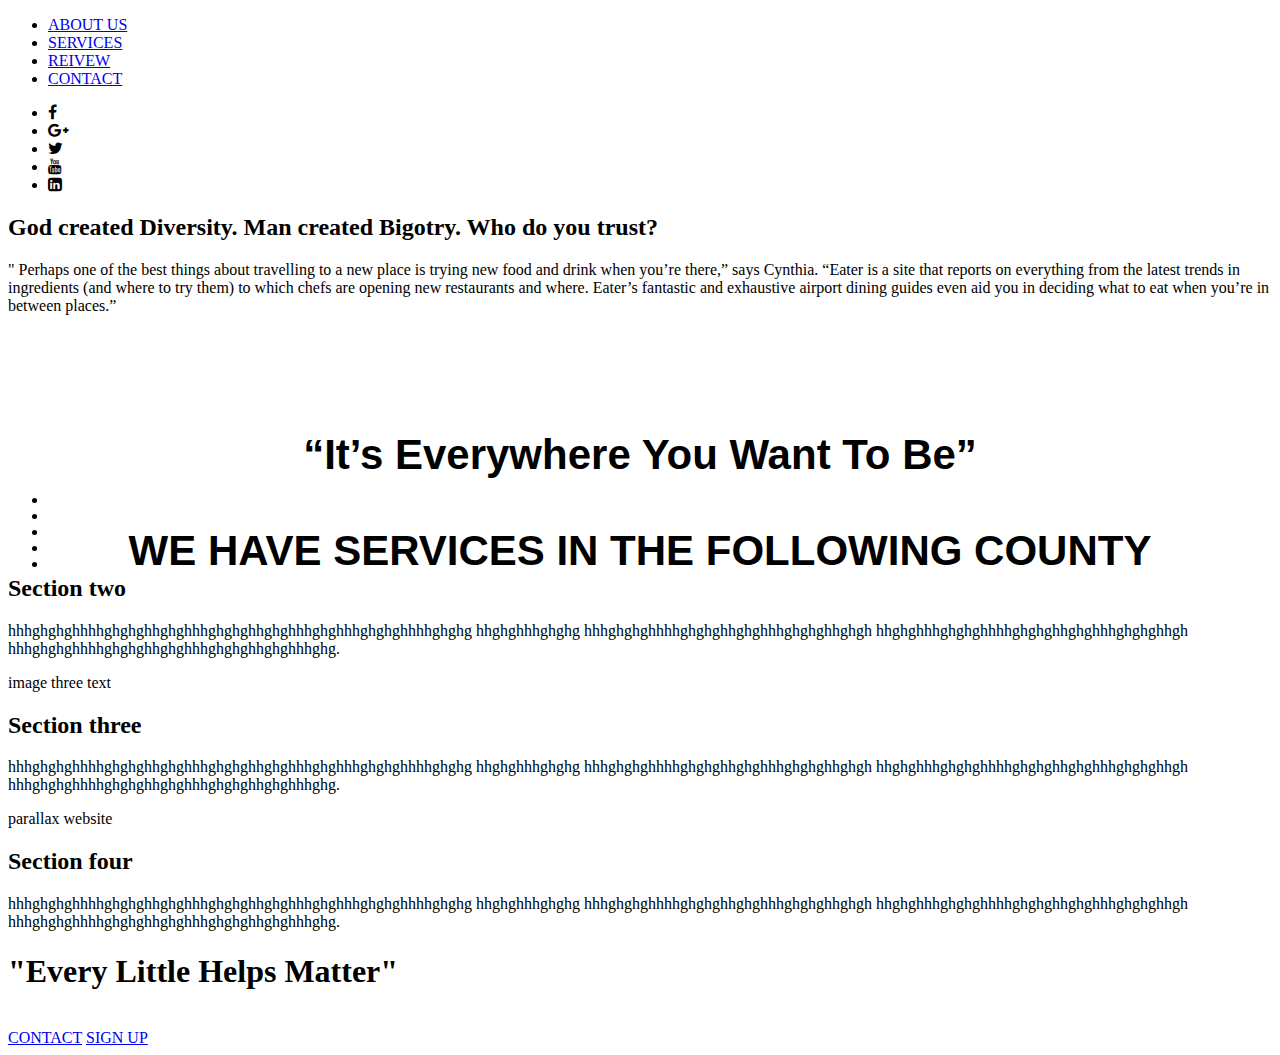
<file: index.html>
<!DOCTYPE html>
<html>
<head>
	<title>parallax website</title>
	<link rel="stylesheet" href="E:\website\Css\style.css">
	 <link rel="stylesheet" href="https://maxcdn.bootstrapcdn.com/font-awesome/4.7.0/css/font-awesome.min.css">
	
	
</head>
<body>
	<div class="pimg1">
		<div class="ptext">
			<span class="border">
				<div class="hed">
					<nav>
						
						<ul>
							<li><a href="#home"  id="link1">ABOUT US</a></li>
							<li><a href="#services" id="link2">SERVICES</a></li>
							
							<li><a href="#review" id="link4">REIVEW </a></li>
							<li><a href="#contact" id="link5">CONTACT</a></li>
						</ul>
					</nav>
					<div class="social">

                    <ul>

        <li><i class="fa fa-facebook" aria-hidden="true"></i></li>

        <li><i class="fa fa-google-plus" aria-hidden="true"></i></li>

        <li><i class="fa fa-twitter" aria-hidden="true"></i></li>

        <li><i class="fa fa-youtube" aria-hidden="true"></i></li>

        <li><i class="fa fa-linkedin-square" aria-hidden="true"></i></li>

      </ul>

    </div>
				</div>
			</div>

			</span>
		</div>
	</div>
	<!--for lighter section-->
	<section class="section section-light">
		<h2> God created Diversity. Man created Bigotry. Who do you trust?</h2>
		<p>
			" Perhaps one of the best things about travelling to a new place is trying new food and drink when you’re there,” says Cynthia. “Eater is a site that reports on everything from the latest trends in ingredients (and where to try them) to which chefs are opening new restaurants and where. Eater’s fantastic and exhaustive airport dining guides even aid you in deciding what to eat when you’re in between places.”
		</p>
	</section>
	<div class="pimg2">
		<div class="ptext">
			<span class="border">
				<div class="menu">

			<h1 style="position: relative;
				text-align: center;
	font-family: sans-serif;
	color:black;
	top: 100px;
	font-size: 42px;
	margin: 0 25px;">“It’s Everywhere You Want To Be”<br><br>WE HAVE SERVICES IN THE FOLLOWING COUNTY</h1>
				
				<ul>
				<li class="item1"><a href="E:\website\html\paris.html"><div class="bg"></div></a></li>
				<li class="item2"><a href="E:\website\html\bali.html"><div class="bg"></div></a></li>
				<li class="item3"><a href="E:\website\html\thiland.html"><div class="bg"></div></a></li>
				<li class="item4"><a href="E:\website\html\usa.html"><div class="bg"></div></a></li>
				<li class="item5"><a href="E:\website\html\africa.html"><div class="bg"></div></a></li>
				</ul>
			

		</div>
			</span>
		</div>
	</div>
	<!--for darker section-->
	<section class="section section-dark">
		<h2> Section two</h2>
		<p>
			hhhghghghhhhghghghhghghhhghghghhghghhhghghhhghghghhhhghghg
			hhghghhhghghg
			hhhghghghhhhghghghhghghhhghghghhghgh
			hhghghhhghghghhhhghghghhghghhhghghghhgh
			hhhghghghhhhghghghhghghhhghghghhghghhhghg.
		</p>
	</section>

<div class="pimg3">
		<div class="ptext">
			<span class="border">
				image three text
			</span>
		</div>
	</div>
	
	<section class="section section-light">
		<h2> Section three</h2>
		<p>
			hhhghghghhhhghghghhghghhhghghghhghghhhghghhhghghghhhhghghg
			hhghghhhghghg
			hhhghghghhhhghghghhghghhhghghghhghgh
			hhghghhhghghghhhhghghghhghghhhghghghhgh
			hhhghghghhhhghghghhghghhhghghghhghghhhghg.
		</p>
	</section>
	<body>
	<div class="pimg4">
		<div class="ptext">
			<span class="border">
				parallax website
			</span>
		</div>
	</div>
	<!--for lighter section-->
	<section class="section section-light">
		<h2> Section four</h2>
		<p>
			hhhghghghhhhghghghhghghhhghghghhghghhhghghhhghghghhhhghghg
			hhghghhhghghg
			hhhghghghhhhghghghhghghhhghghghhghgh
			hhghghhhghghghhhhghghghhghghhhghghghhgh
			hhhghghghhhhghghghhghghhhghghghhghghhhghg.
		</p>
	</section>

<div class="pimg1">
		<div class="ptext">
			<span class="border">
				<div class="msg">
		<h1>"Every Little Helps Matter"</h1><br>
		<a href="E:\website\html\contact.html" class=" btn btn1">CONTACT</a>
		<a href="E:\website\html\signup.html" class=" btn btn2">SIGN UP</a>
	</div>
			</span>
		</div>
	</div>

	
</body>
</html>
</file>
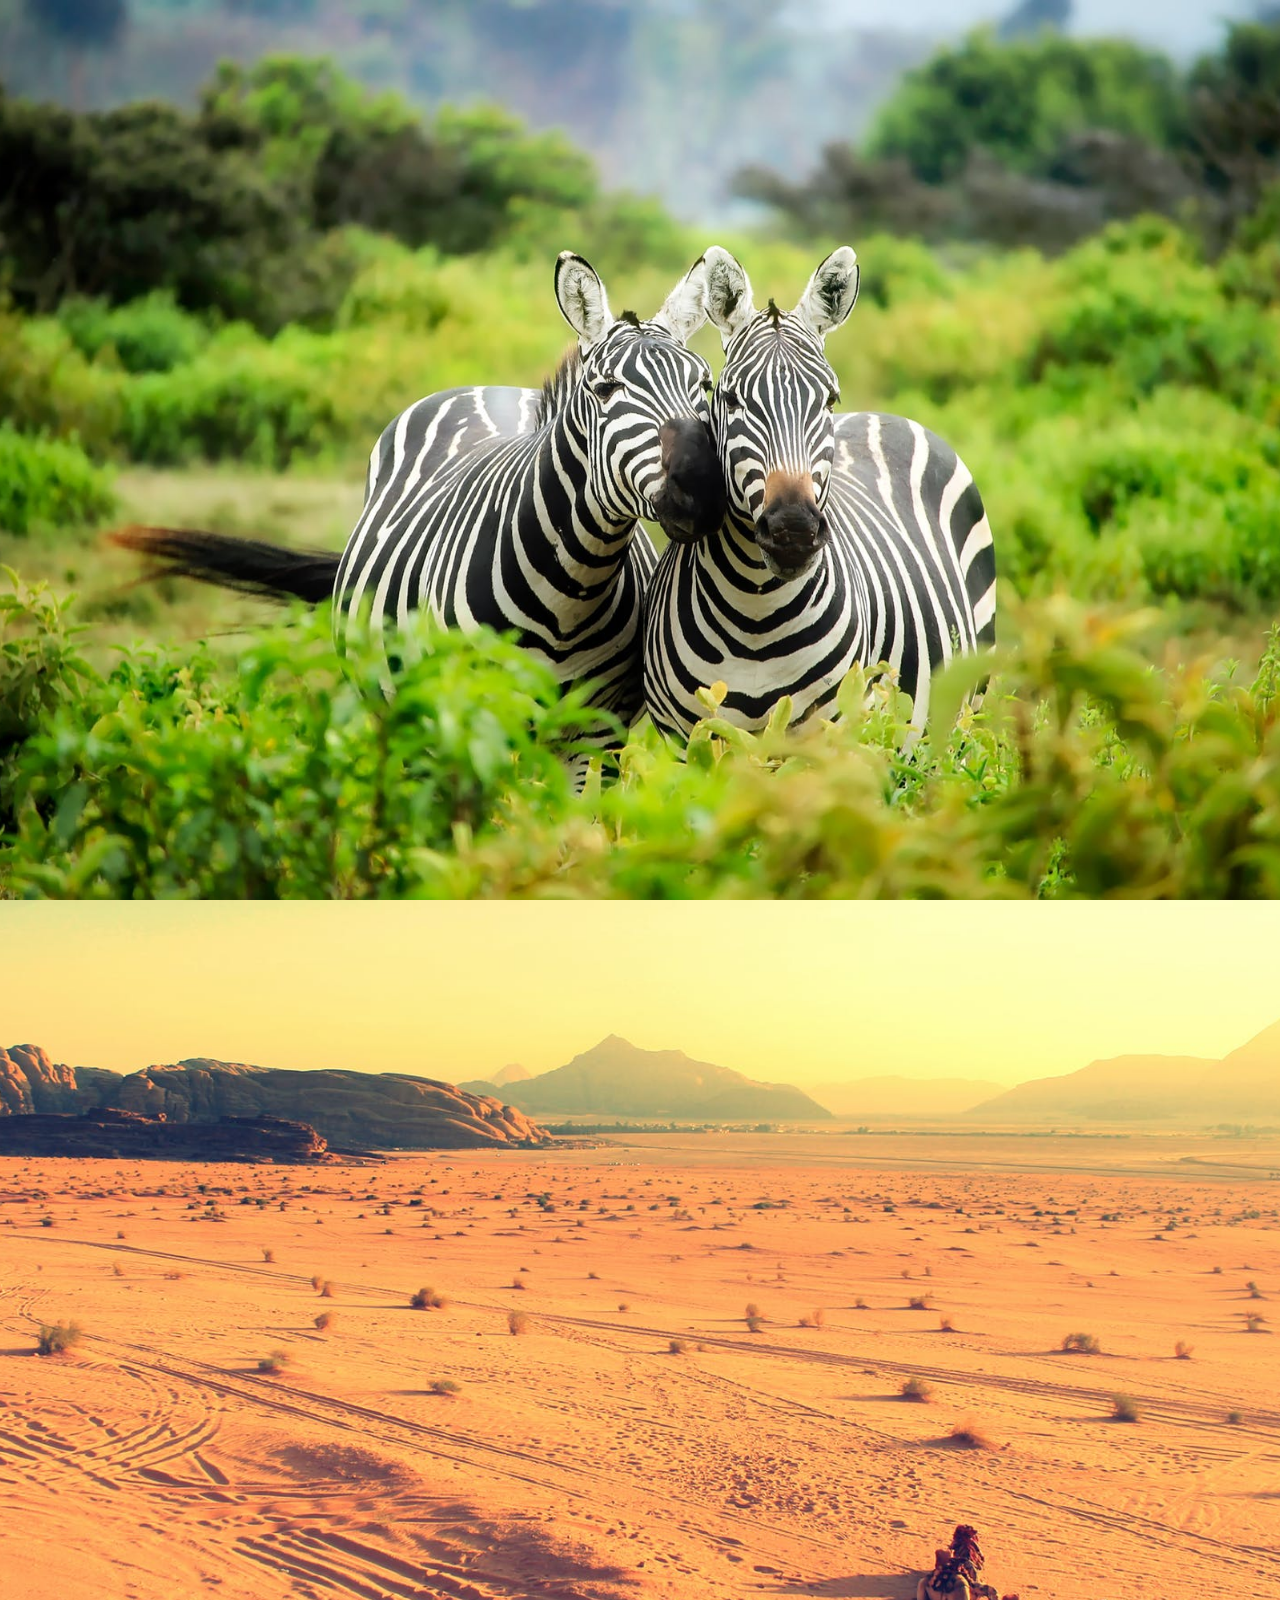
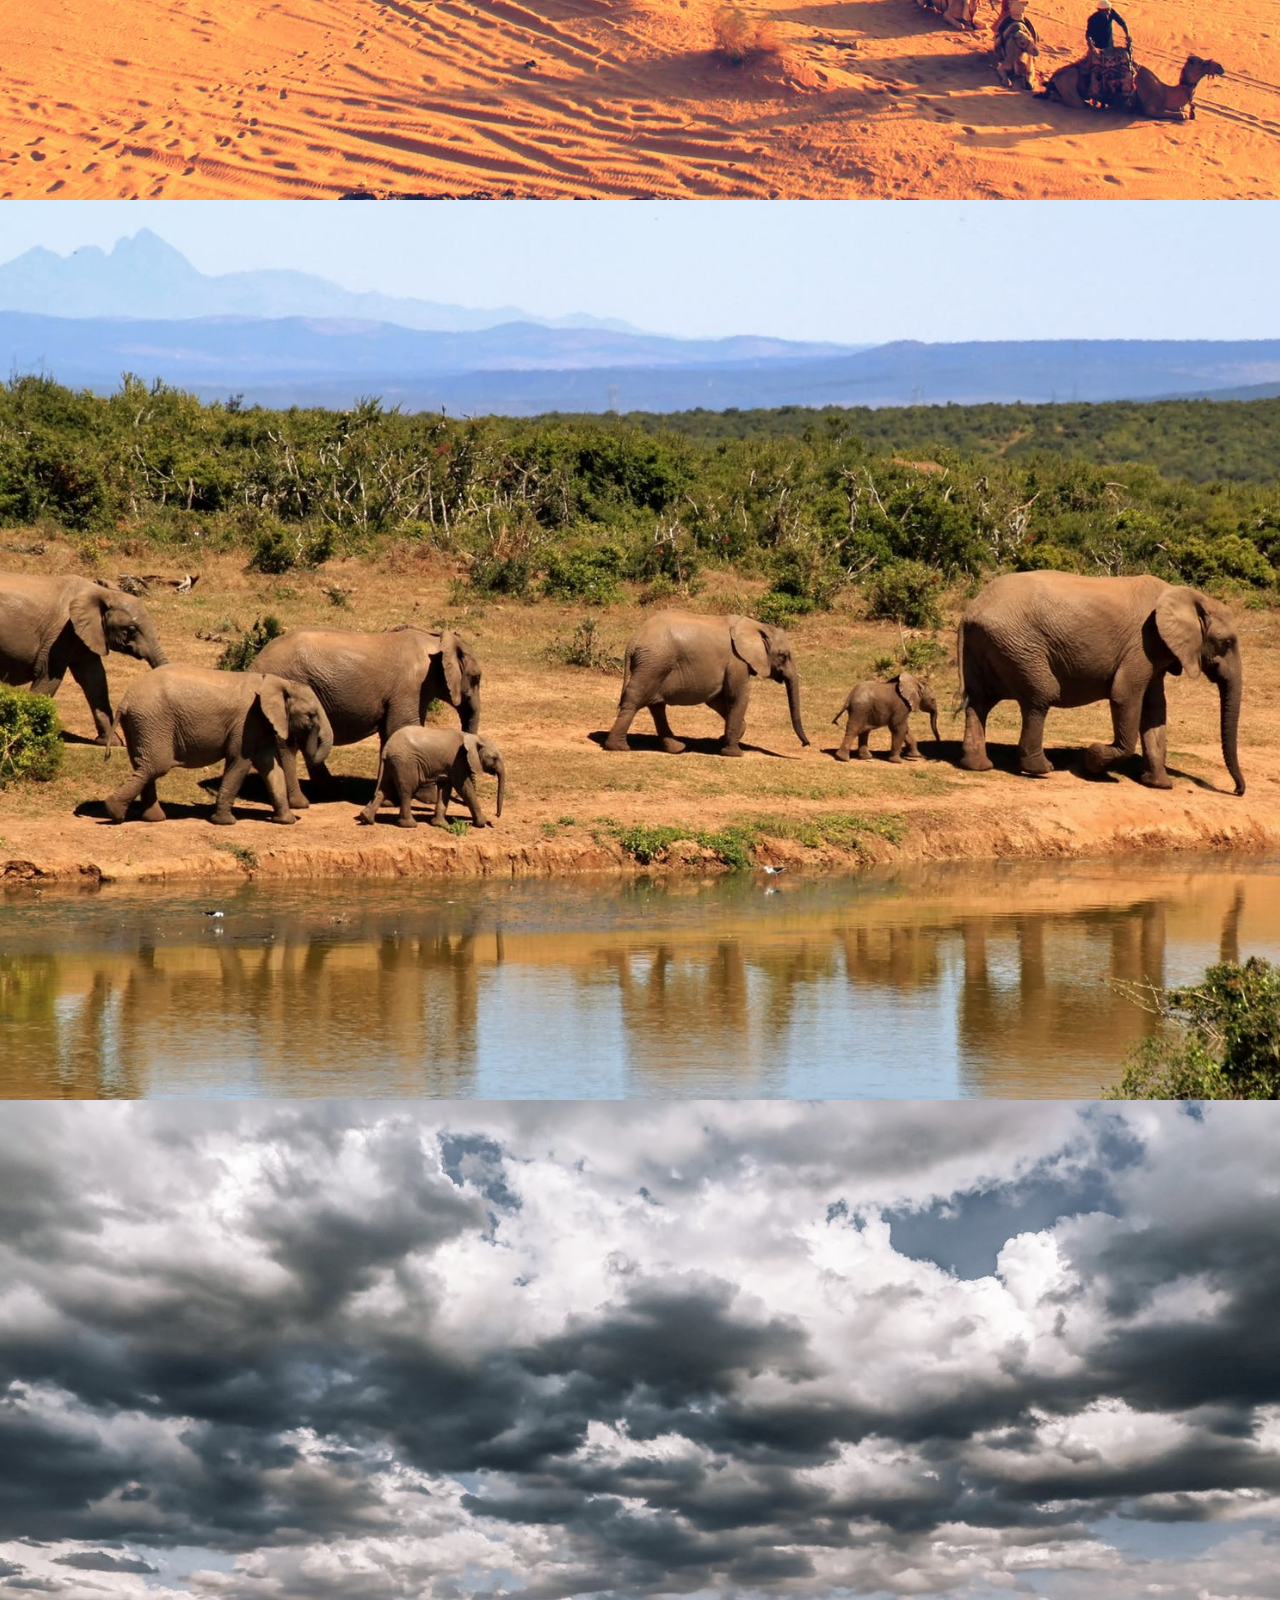
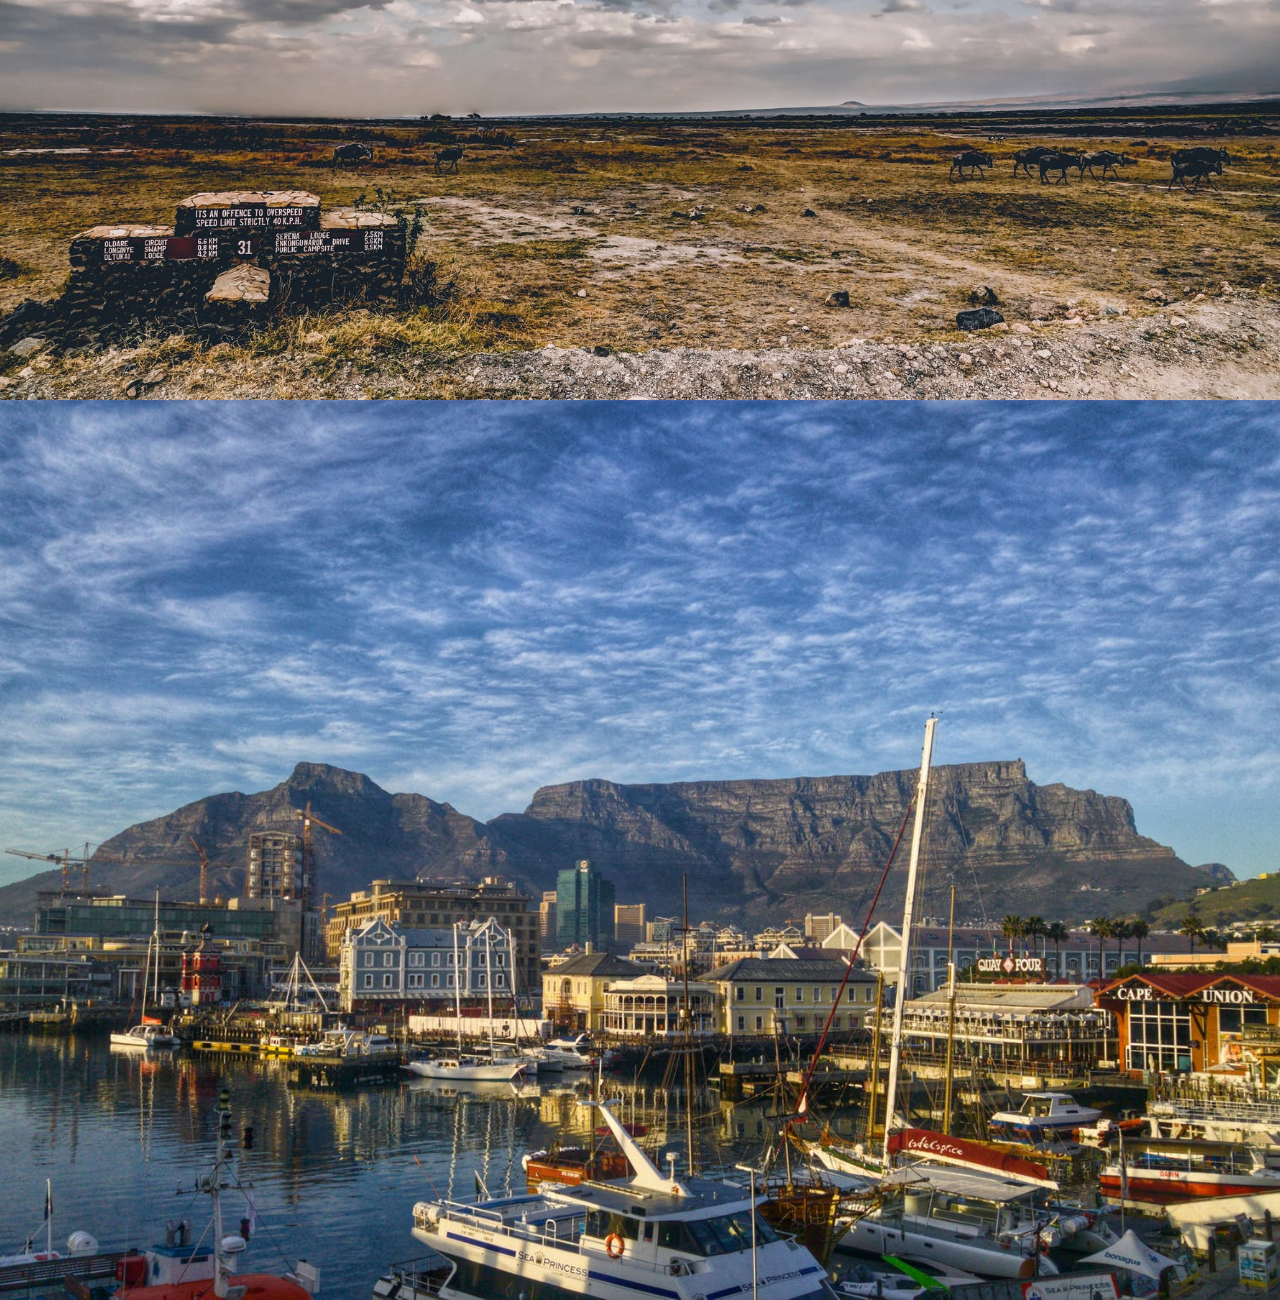
<file: html/africa.html>
<!DOCTYPE html>
<html>
<head>
	<title>Africa</title>
	<style>
		*{
			margin: 0px;
			padding: 0px;
		}
		.box1{
			height: 100vh;
			width: 100%;
			background-image: url('../image/Z.jpeg');
			background-size: cover;
			background-position: center;
		}
		.box2{
			height: 100vh;
			width: 100%;
			background-image: url('../image/K.jpeg');
			background-size: cover;
			background-position: center;
		}
		.box3{
			height: 100vh;
			width: 100%;
			background-image: url('../image/L.jpeg');
			background-size: cover;
			background-position: center;
		}
		.box4{
			height: 100vh;
			width: 100%;
			background-image: url('../image/M.jpeg');
			background-size: cover;
			background-position: center;
		}
		.box5{
			height: 100vh;
			width: 100%;
			background-image: url('../image/N.jpeg');
			background-size: cover;
			background-position: center;
		}
	</style>
</head>
<body>
	<div class="box1"></div>
	<div class="box2"></div>
	<div class="box3"></div>
	<div class="box4"></div>
	<div class="box5"></div>

</body>
</html>
</file>
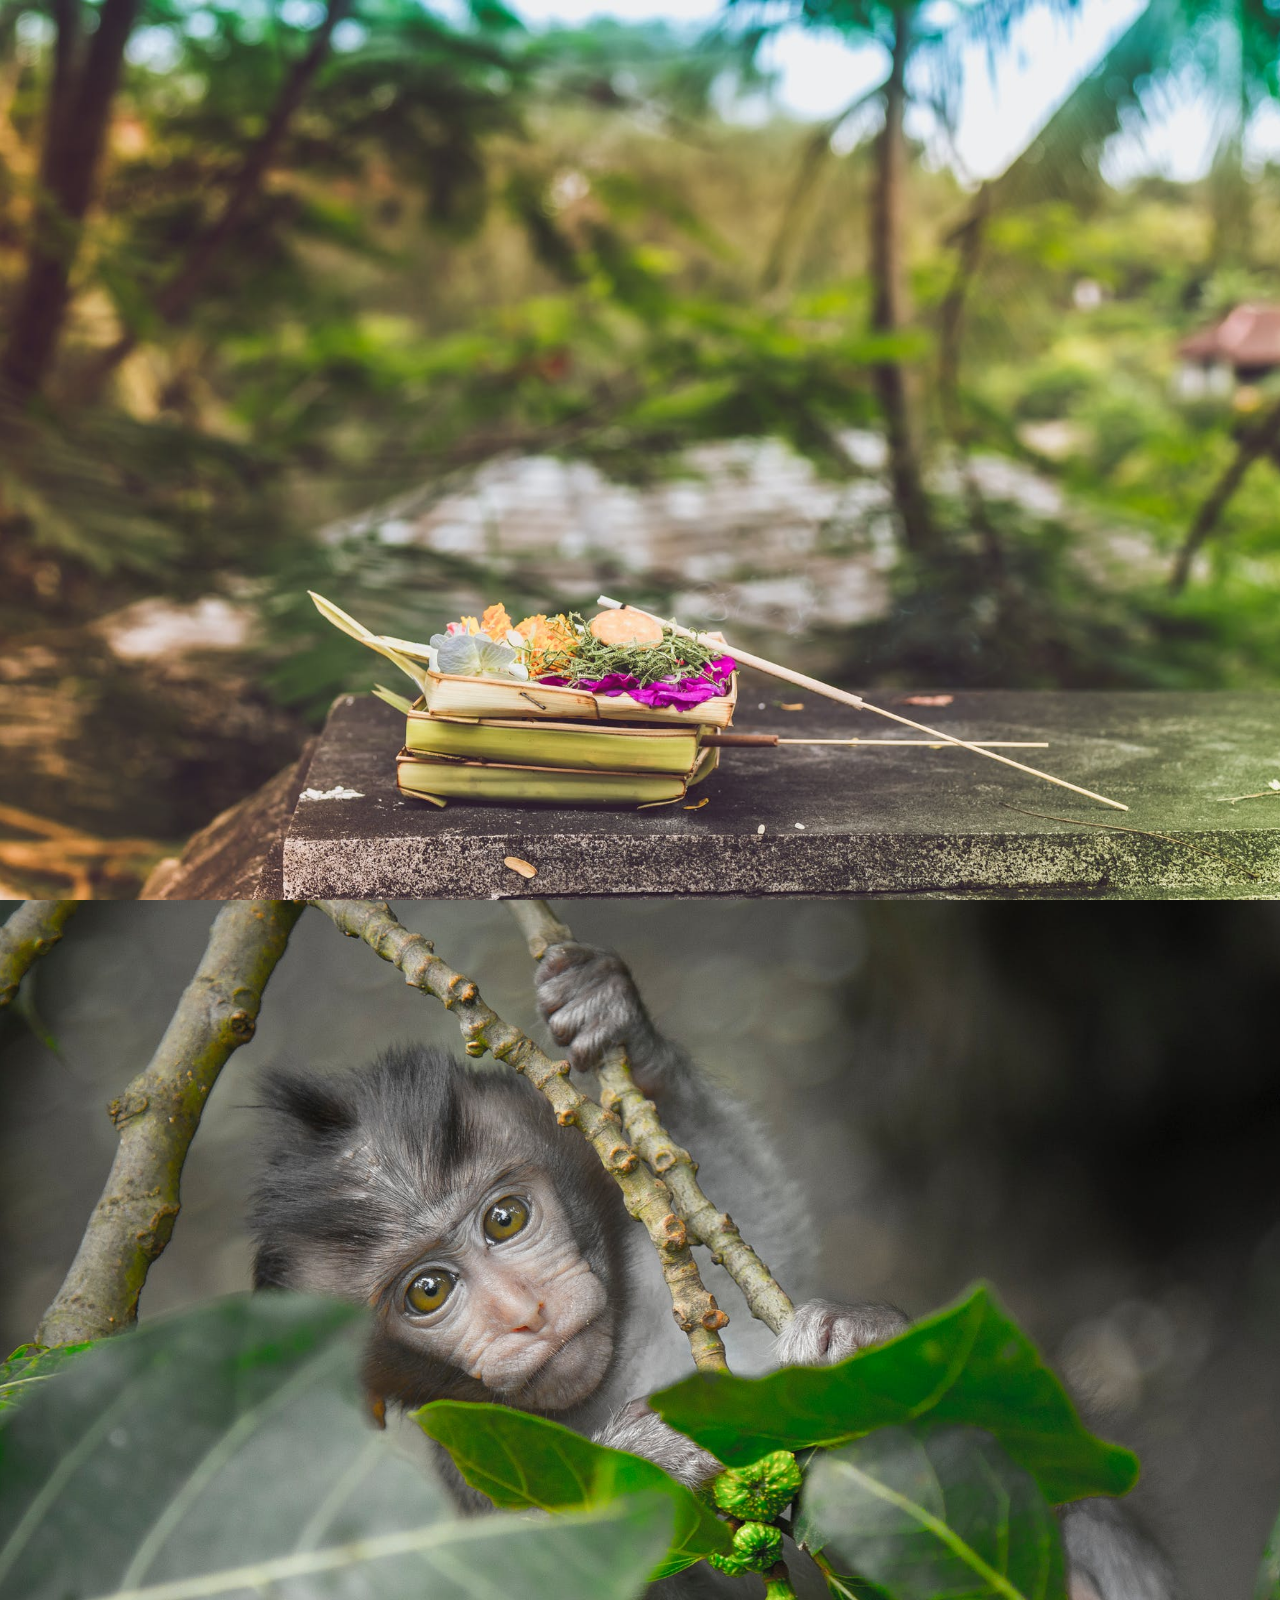
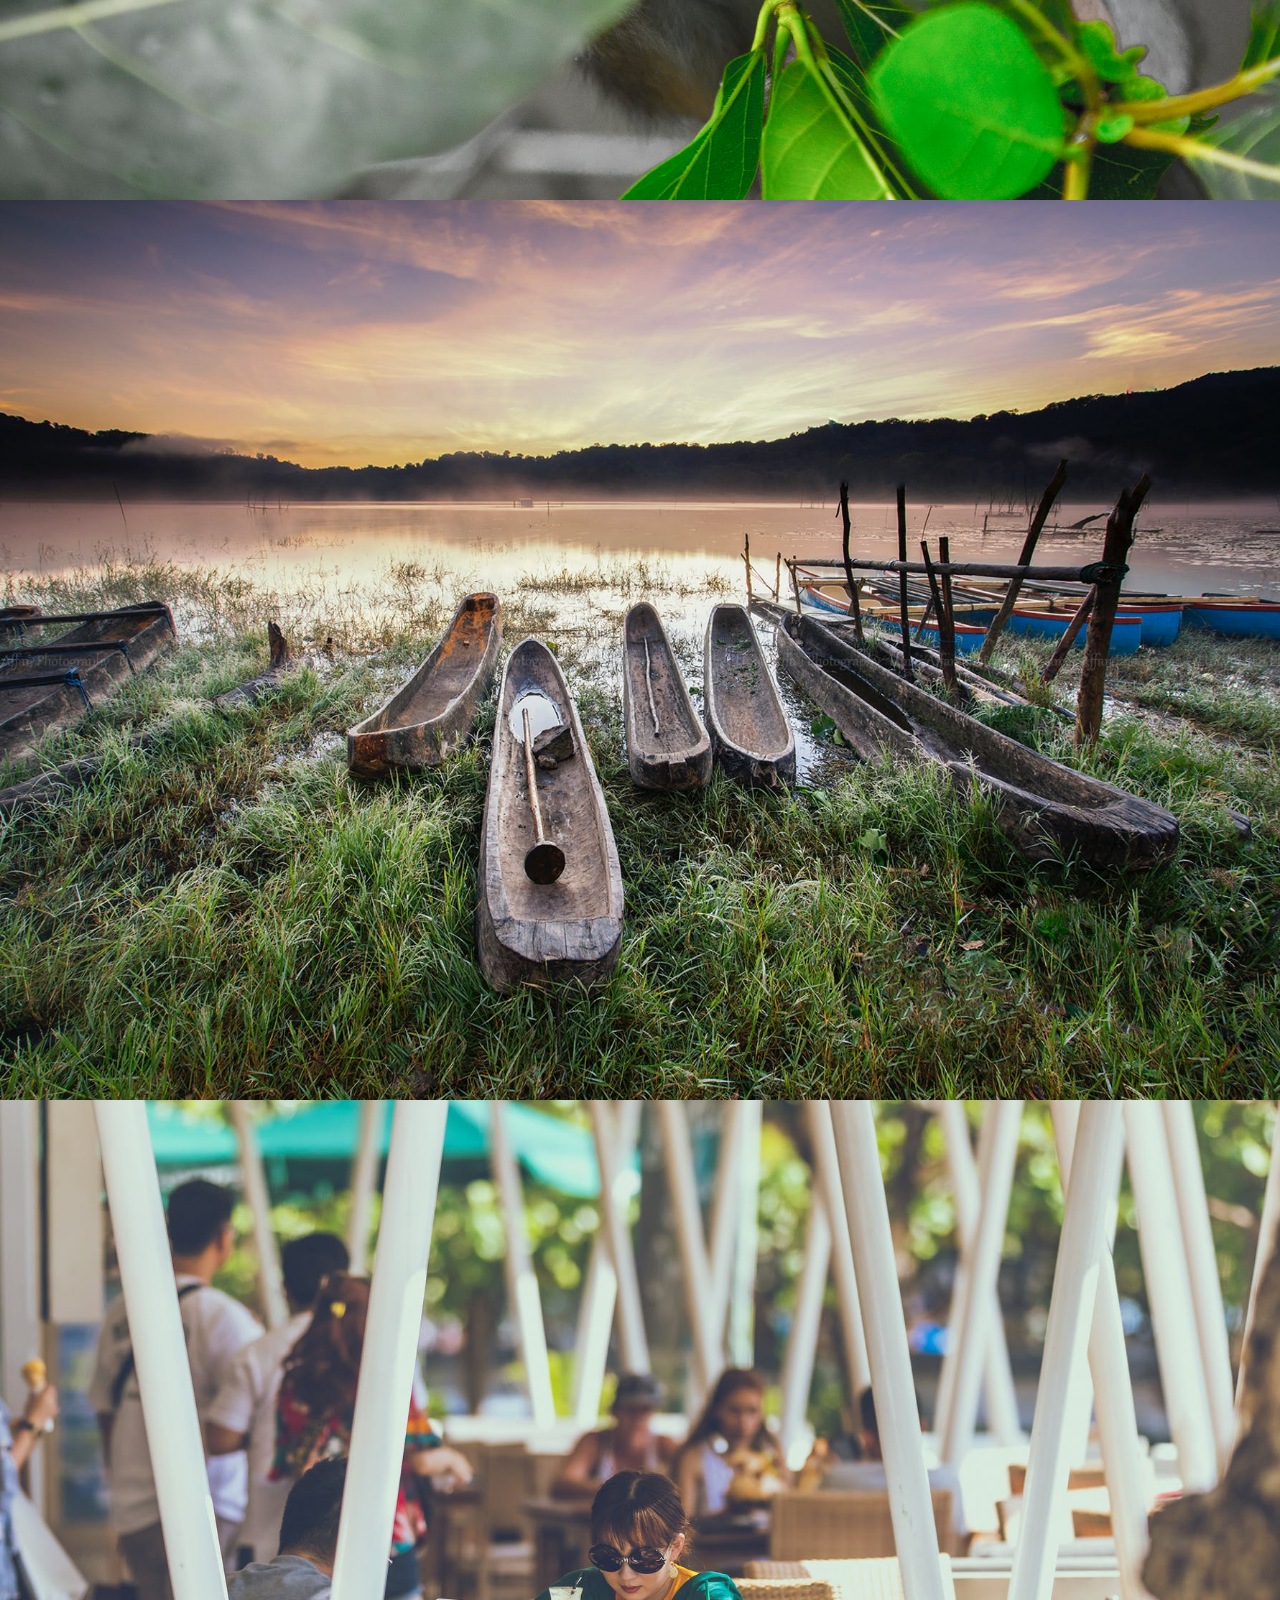
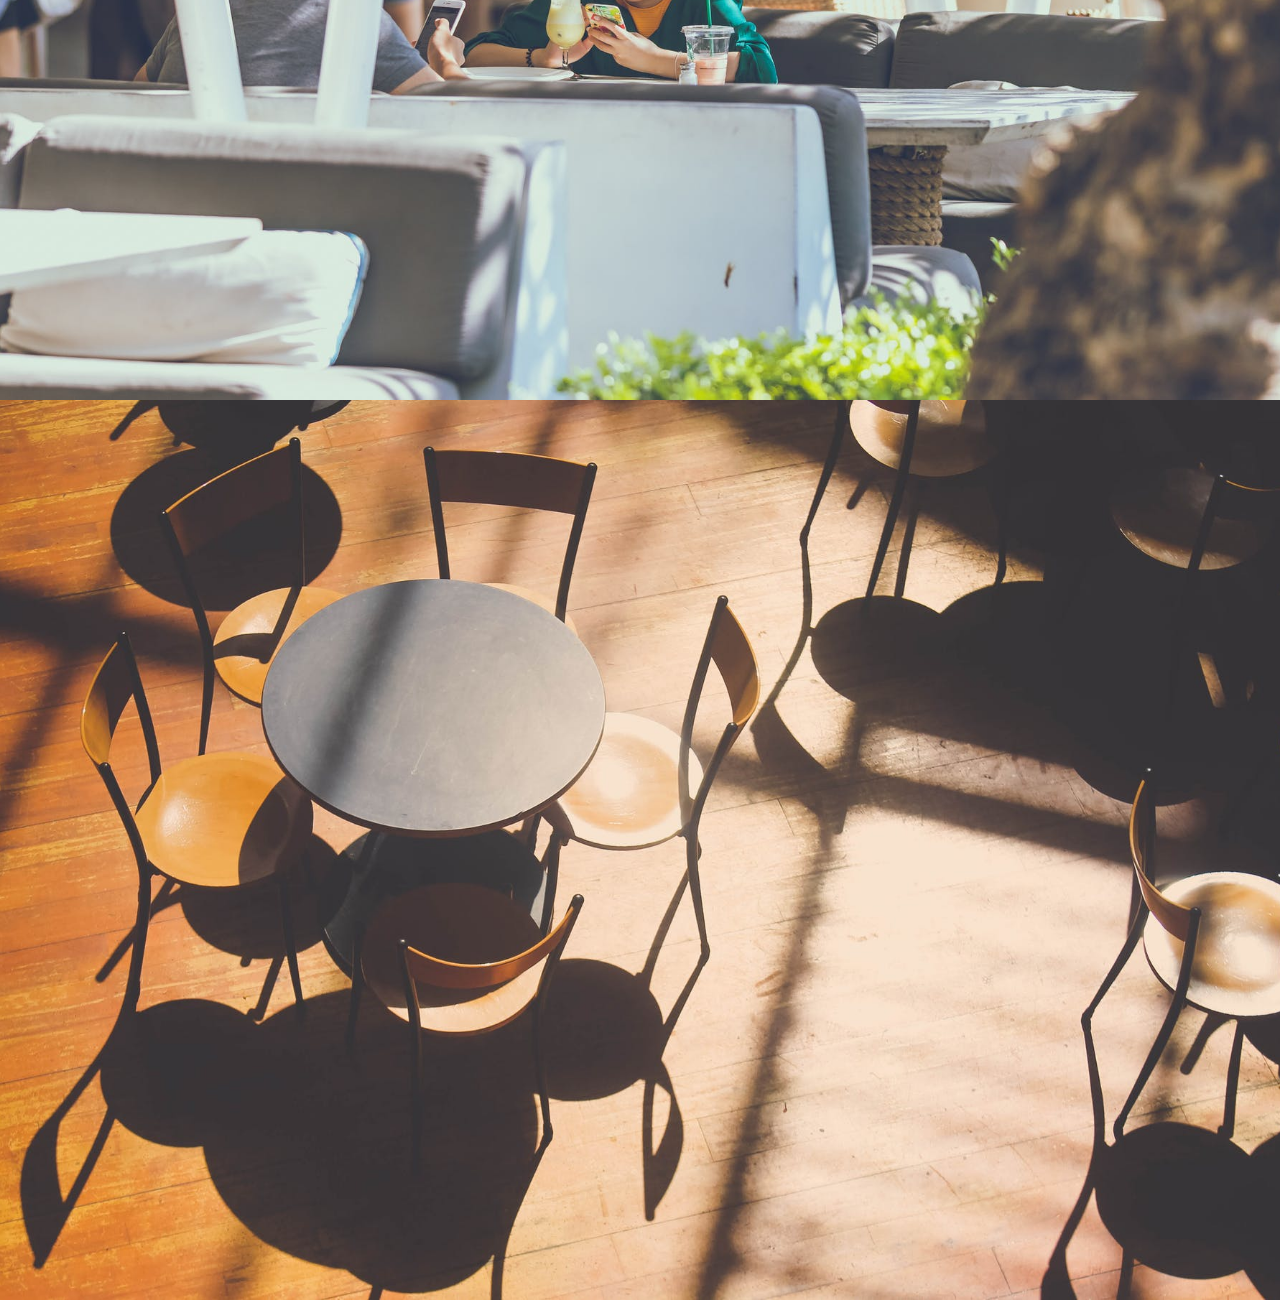
<file: html/bali.html>
<!DOCTYPE html>
<html>
<head>
	<title>bali</title>
	<style>
		*{
			margin: 0px;
			padding: 0px;
		}
		.box1{
			height: 100vh;
			width: 100%;
			background-image: url('../image/F.jpeg');
			background-size: cover;
			background-position: center;
		}
		.box2{
			height: 100vh;
			width: 100%;
			background-image: url('../image/G.jpeg');
			background-size: cover;
			background-position: center;
		}
		.box3{
			height: 100vh;
			width: 100%;
			background-image: url('../image/H.jpeg');
			background-size: cover;
			background-position: center;
		}
		.box4{
			height: 100vh;
			width: 100%;
			background-image: url('../image/I.jpeg');
			background-size: cover;
			background-position: center;
		}
		.box5{
			height: 100vh;
			width: 100%;
			background-image: url('../image/J.jpg');
			background-size: cover;
			background-position: center;
		}
	</style>
</head>
<body>
	<div class="box1"></div>
	<div class="box2"></div>
	<div class="box3"></div>
	<div class="box4"></div>
	<div class="box5"></div>

</body>
</html>
</file>
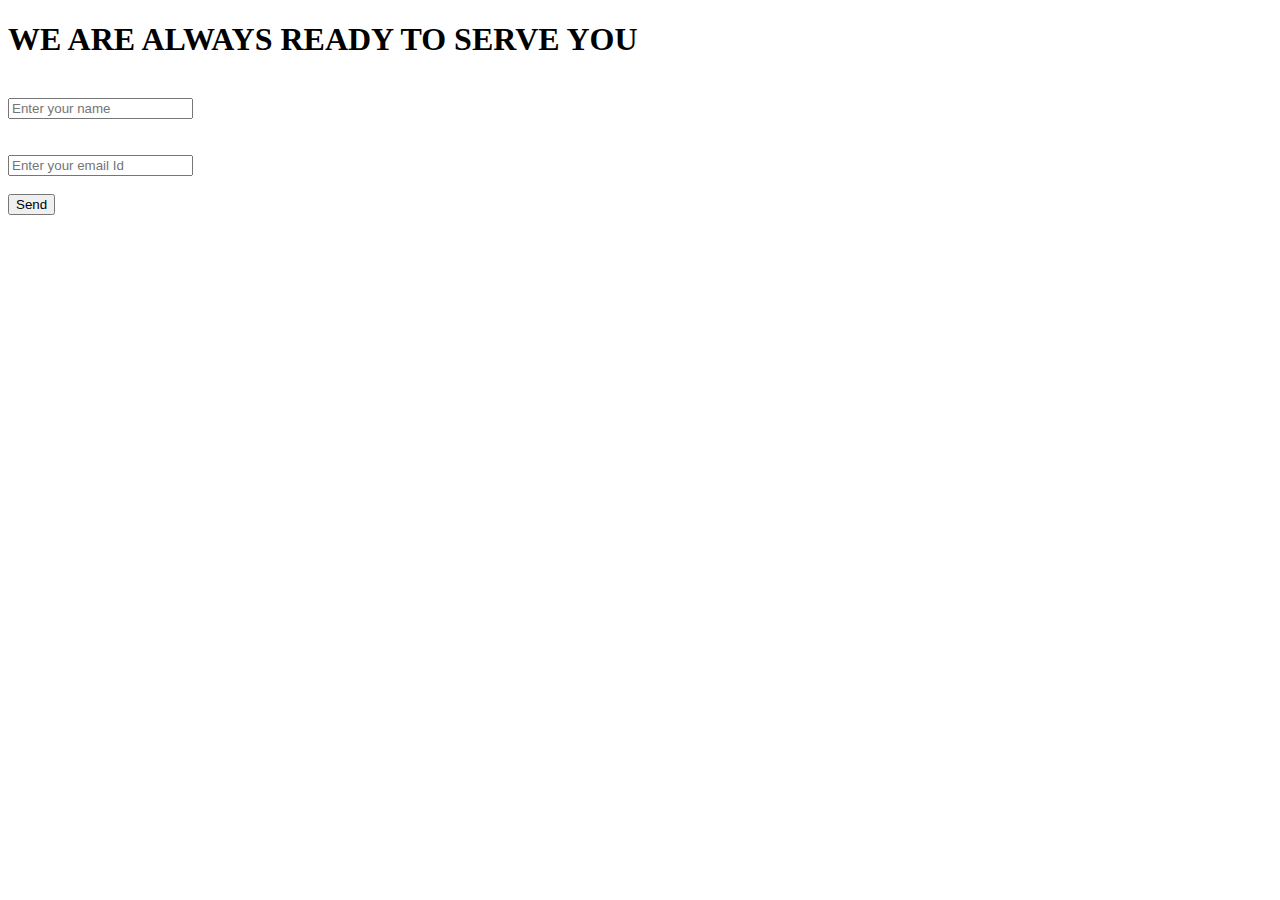
<file: html/contact.html>
<!DOCTYPE html>
<html>
<head>
	<title>contact</title>
	<link rel="stylesheet" type="text/css" href="E:\website\Css\contact.css">
	
</head>
<body>
	
<div class="content">
	<h1> WE ARE ALWAYS READY TO SERVE YOU </h1>
		<form id="webpage" name="webpage">
	<br>
	<input type="text" name="name" placeholder="Enter your name" required><br><br>
	<br>
	<input type="email" name="email" placeholder="Enter your email Id" required>
    <br><br>
	<input id ="button" type="button" value ="Send" onclick="check()"><br><br>
	
	
	</div>

	

</form>
<div id="after_submit"></div>
	<script src ="E:\website\js\second.js"></script>
</body>
</html>
</file>
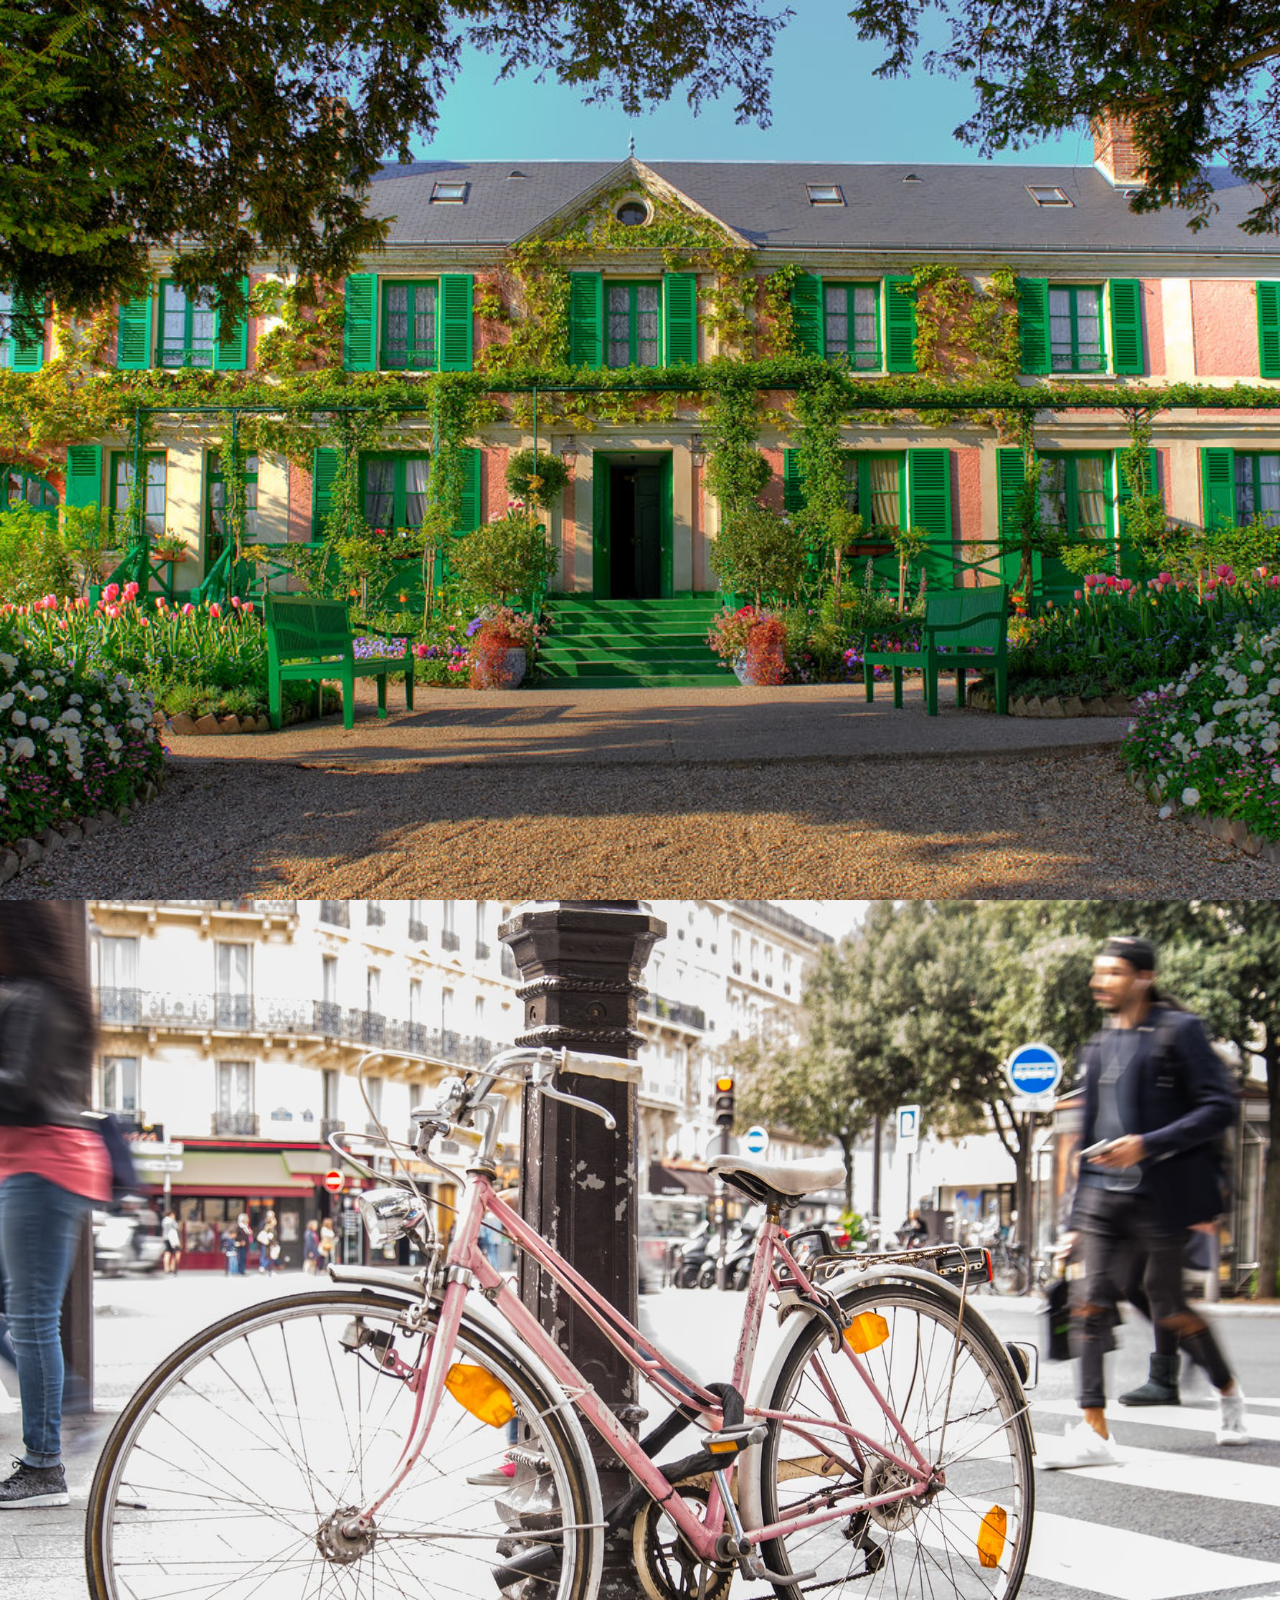
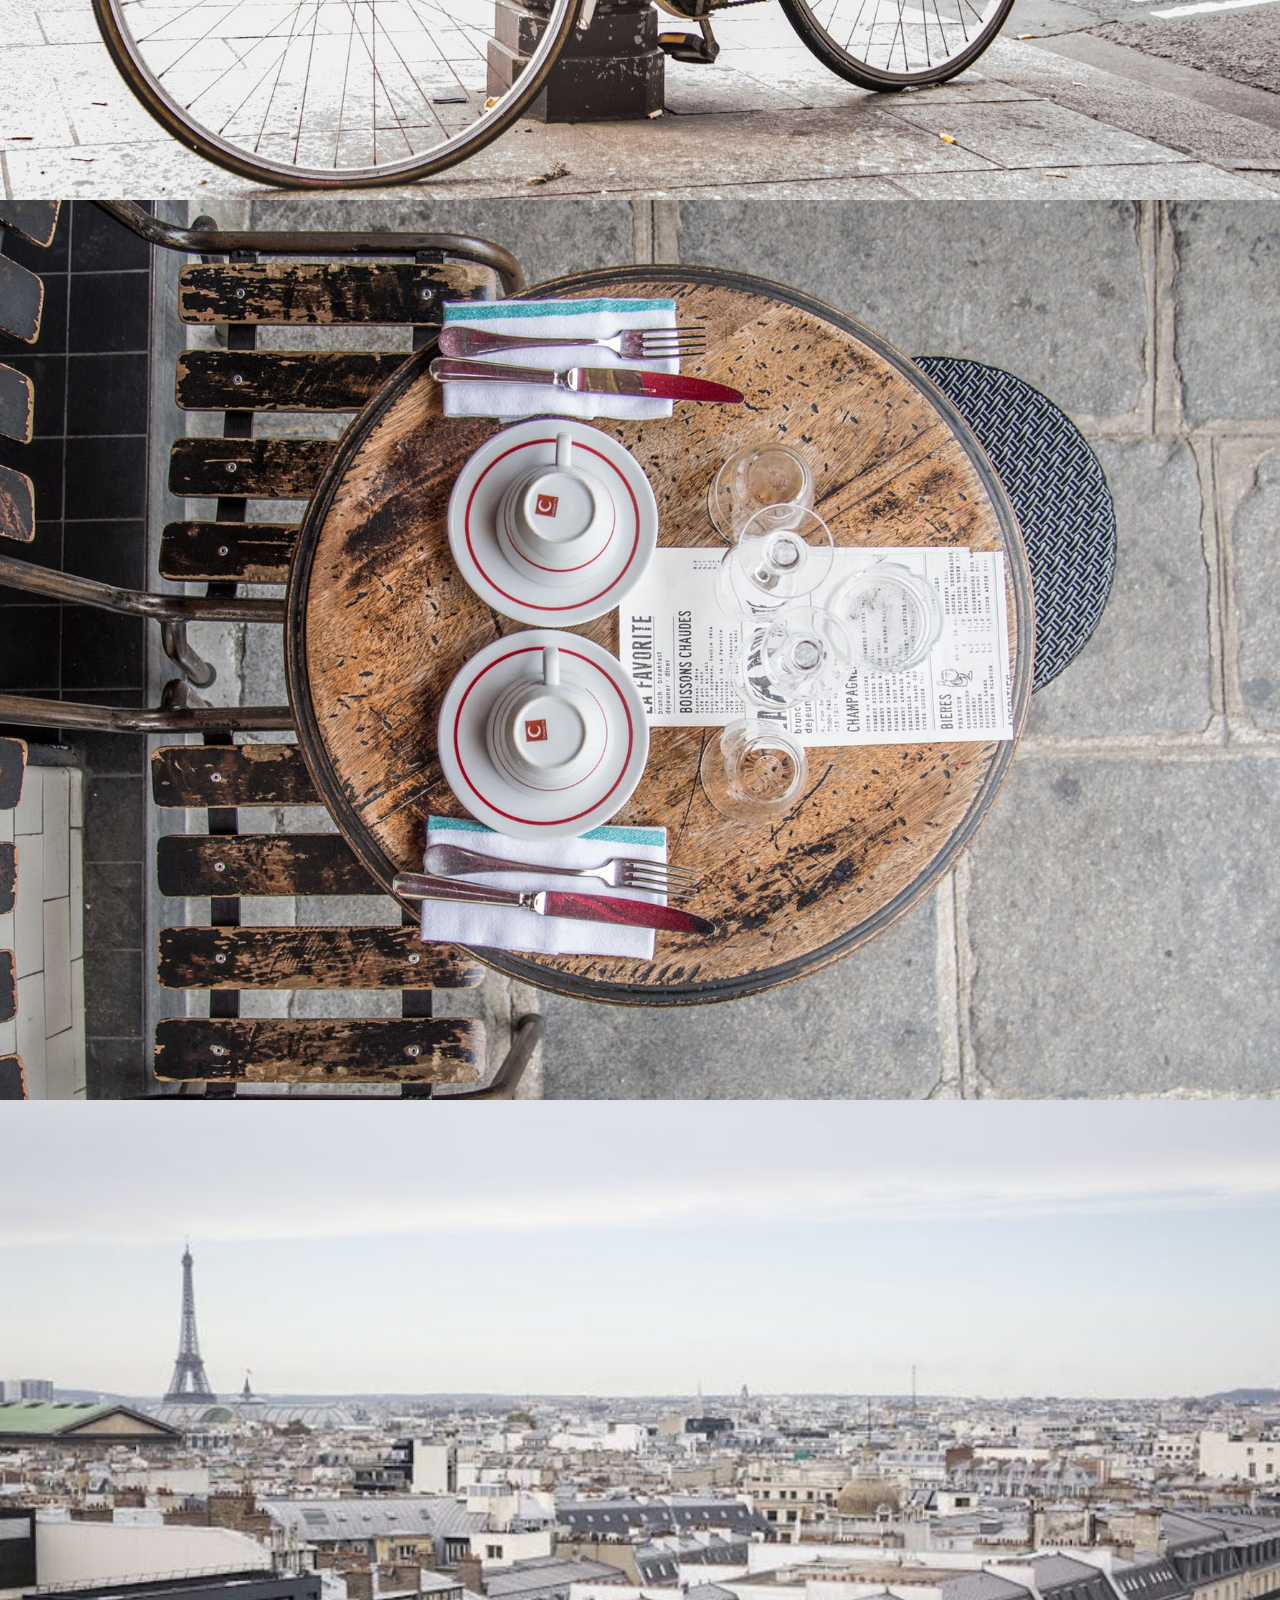
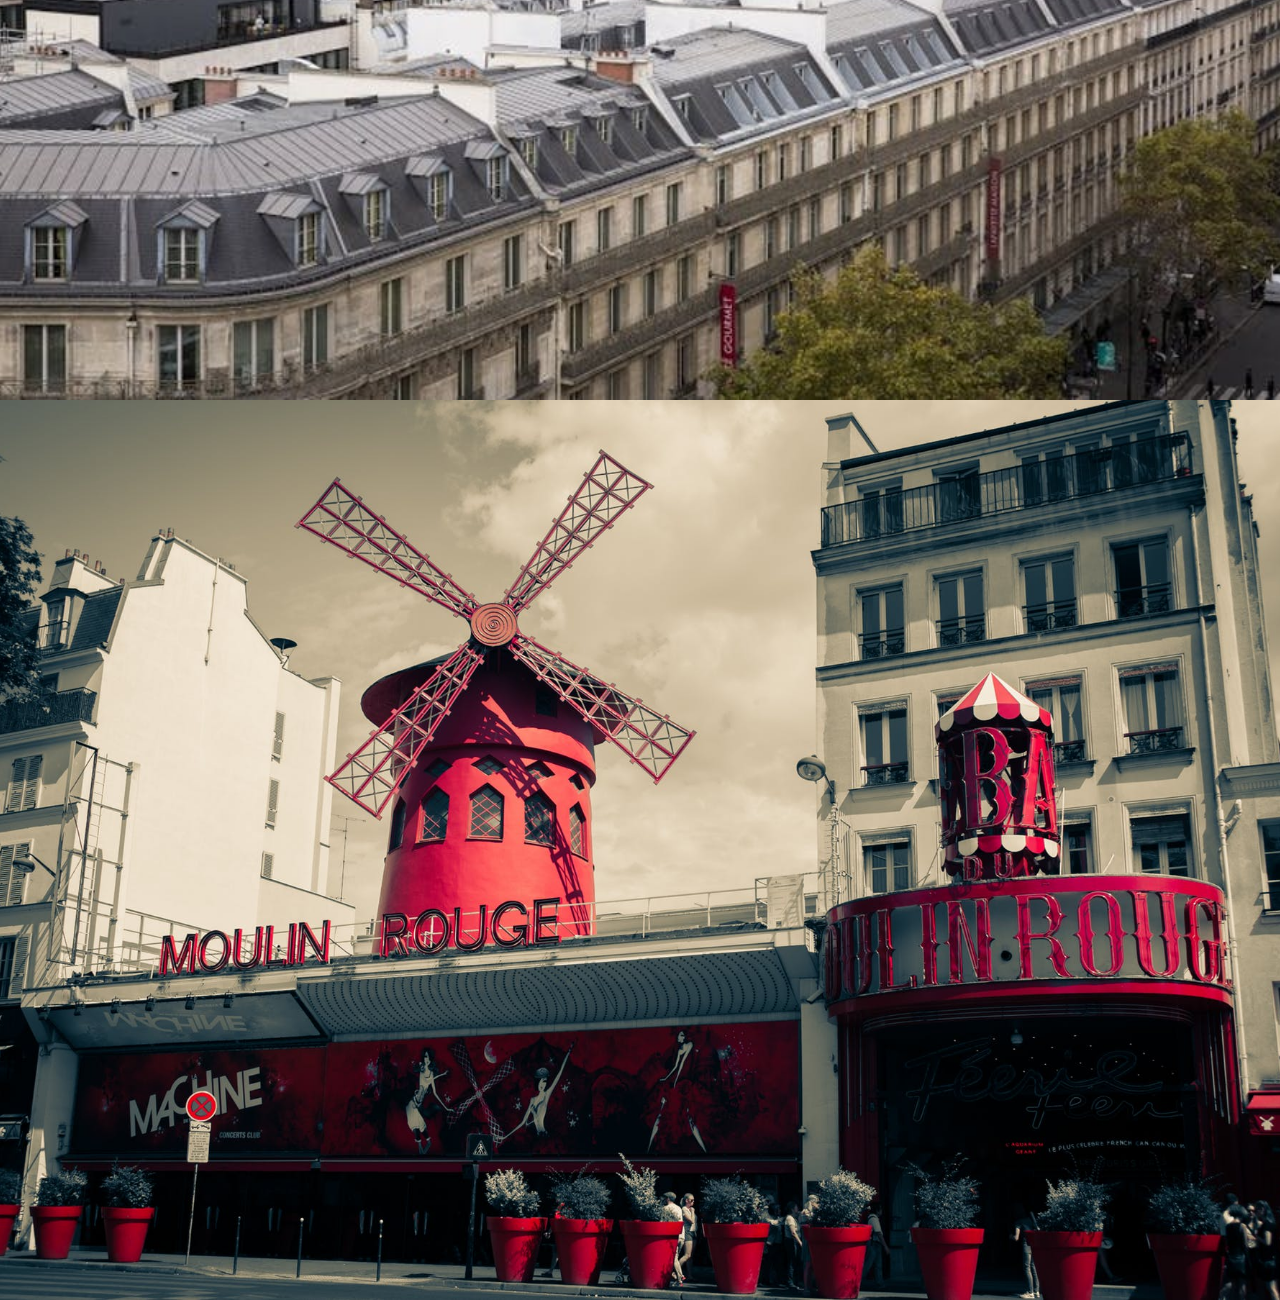
<file: html/paris.html>
<!DOCTYPE html>
<html>
<head>
	<title>paris</title>
	<style>
		*{
			margin: 0px;
			padding: 0px;
		}
		.box1{
			height: 100vh;
			width: 100%;
			background-image: url('../image/A.jpg');
			background-size: cover;
			background-position: center;
		}
		.box2{
			height: 100vh;
			width: 100%;
			background-image: url('../image/B.jpg');
			background-size: cover;
			background-position: center;
		}
		.box3{
			height: 100vh;
			width: 100%;
			background-image: url('../image/C.jpg');
			background-size: cover;
			background-position: center;
		}
		.box4{
			height: 100vh;
			width: 100%;
			background-image: url('../image/D.jpg');
			background-size: cover;
			background-position: center;
		}
		.box5{
			height: 100vh;
			width: 100%;
			background-image: url('../image/E.jpg');
			background-size: cover;
			background-position: center;
		}
	</style>
</head>
<body>
	<div class="box1"></div>
	<div class="box2"></div>
	<div class="box3"></div>
	<div class="box4"></div>
	<div class="box5"></div>

</body>
</html>
</file>
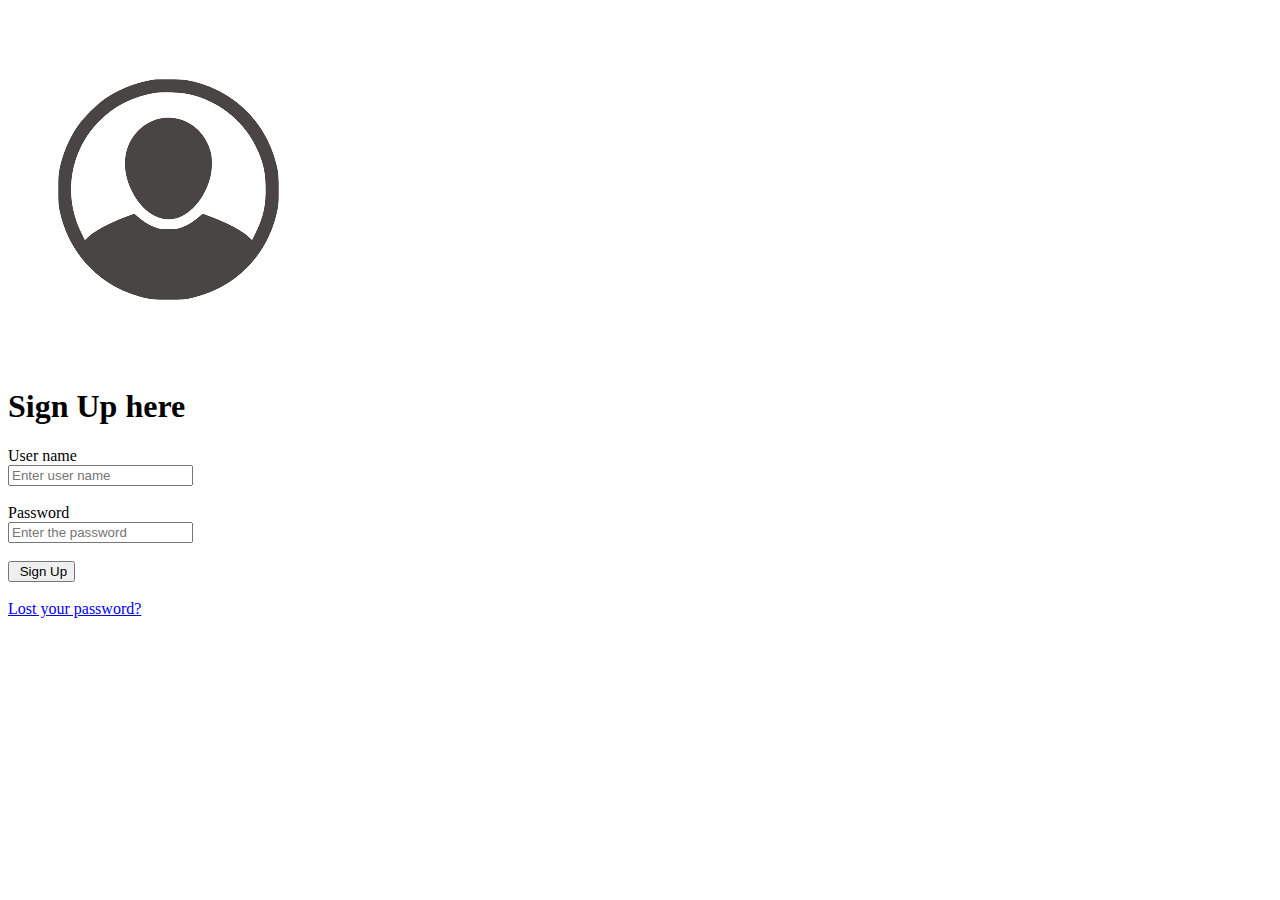
<file: html/signup.html>
<!DOCTYPE html>
<html>
<head>
	<title> webpage </title>
	<script src ="E:\website\js\main.js"></script>
	<link rel="stylesheet" type="text/css" href="E:\website\Css\signup.css">
	<link rel="stylesheet" href="https://cdnjs.cloudflare.com/ajax/libs/font-awesome/4.7.0/css/font-awesome.min.css">
	<link href="https://fonts.googleapis.com/css?family=Oswald" rel="stylesheet">

<body>

<div class="content">
	
	
		<img src="logo.png" class="avatar">
		<h1> Sign Up here</h1>
		<form Id="webpage" name="webpage">
		User name<br>
	<input type="text" name="name" placeholder="Enter user name"><br><br>
	Password<br>
	<input type="password" name="password" placeholder="Enter the password">
	<br><br>
	<input id ="button" type="button" value =" Sign Up" onclick="check()"><br>
	<br>
	<a href="#">Lost your password?</a><br>
	
	</div>

	

</form>
<div id="after_submit"></div>
	
</body>
</html>
</file>
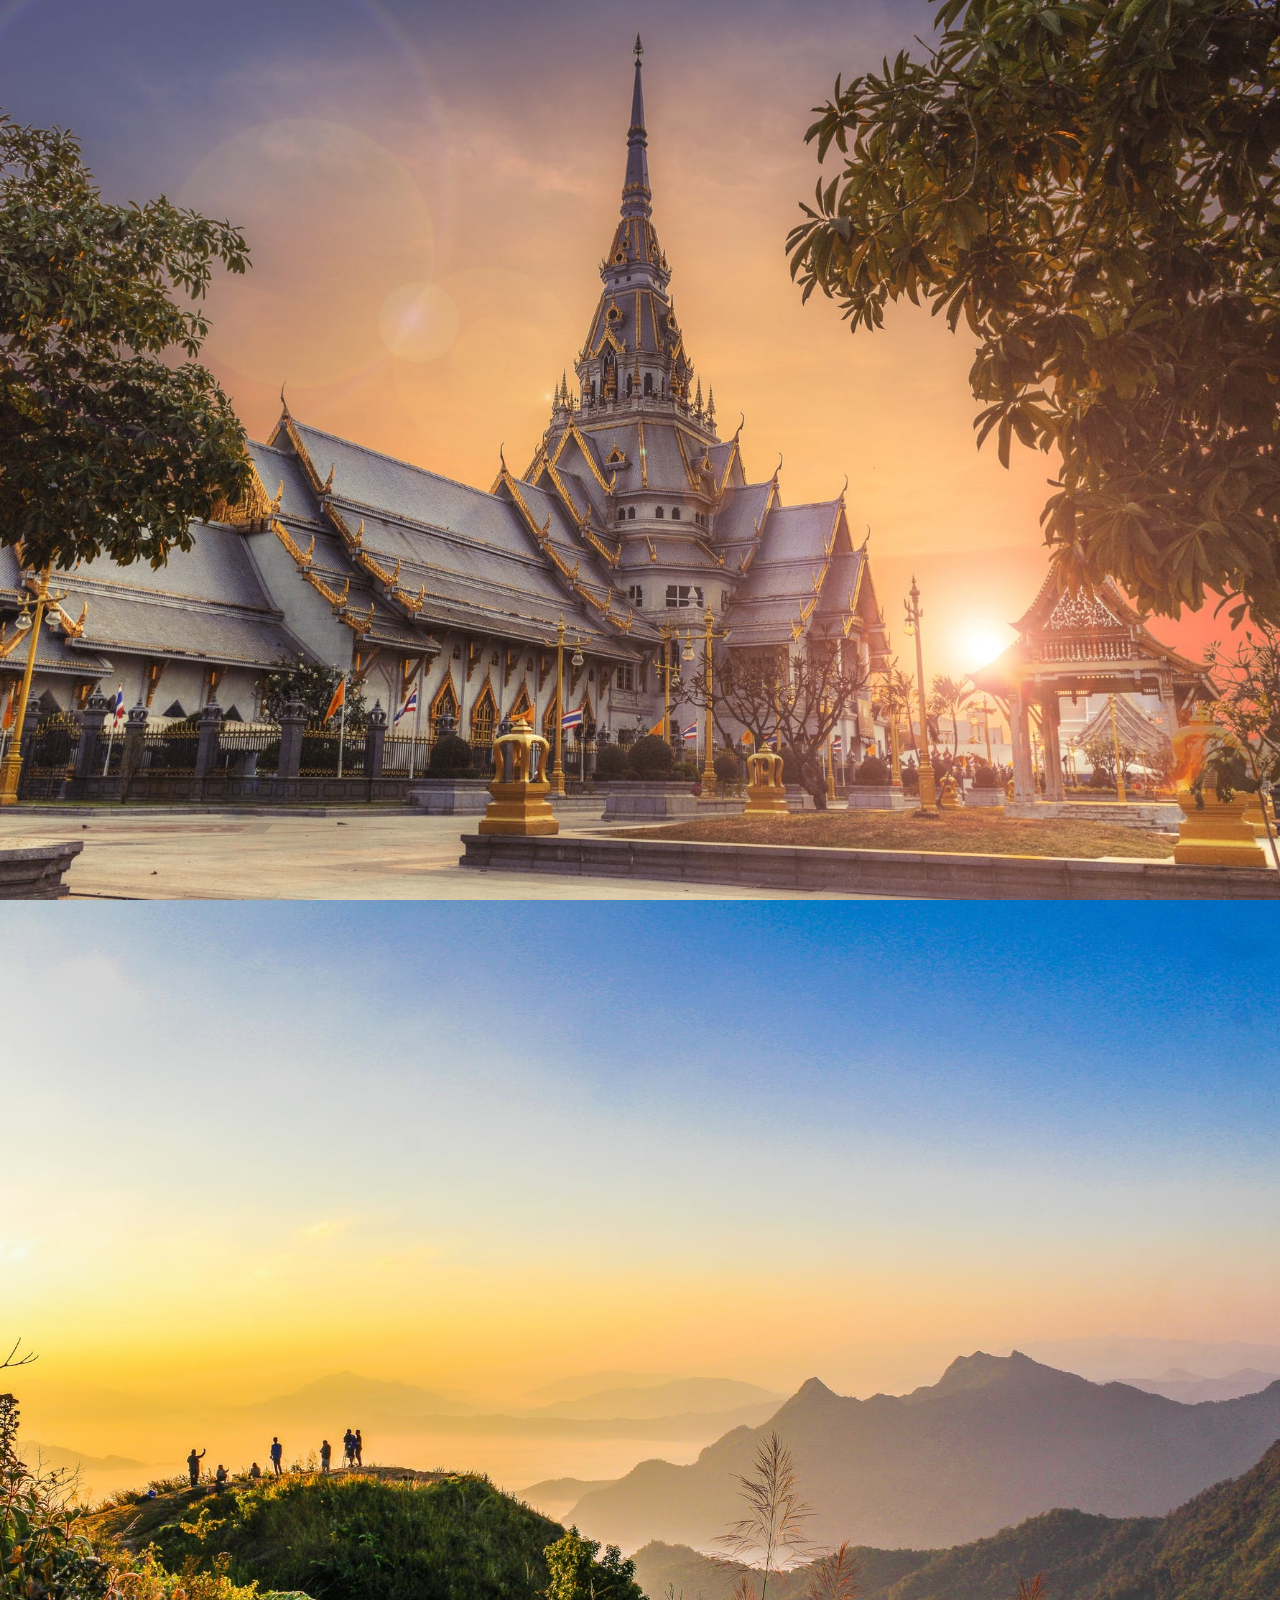
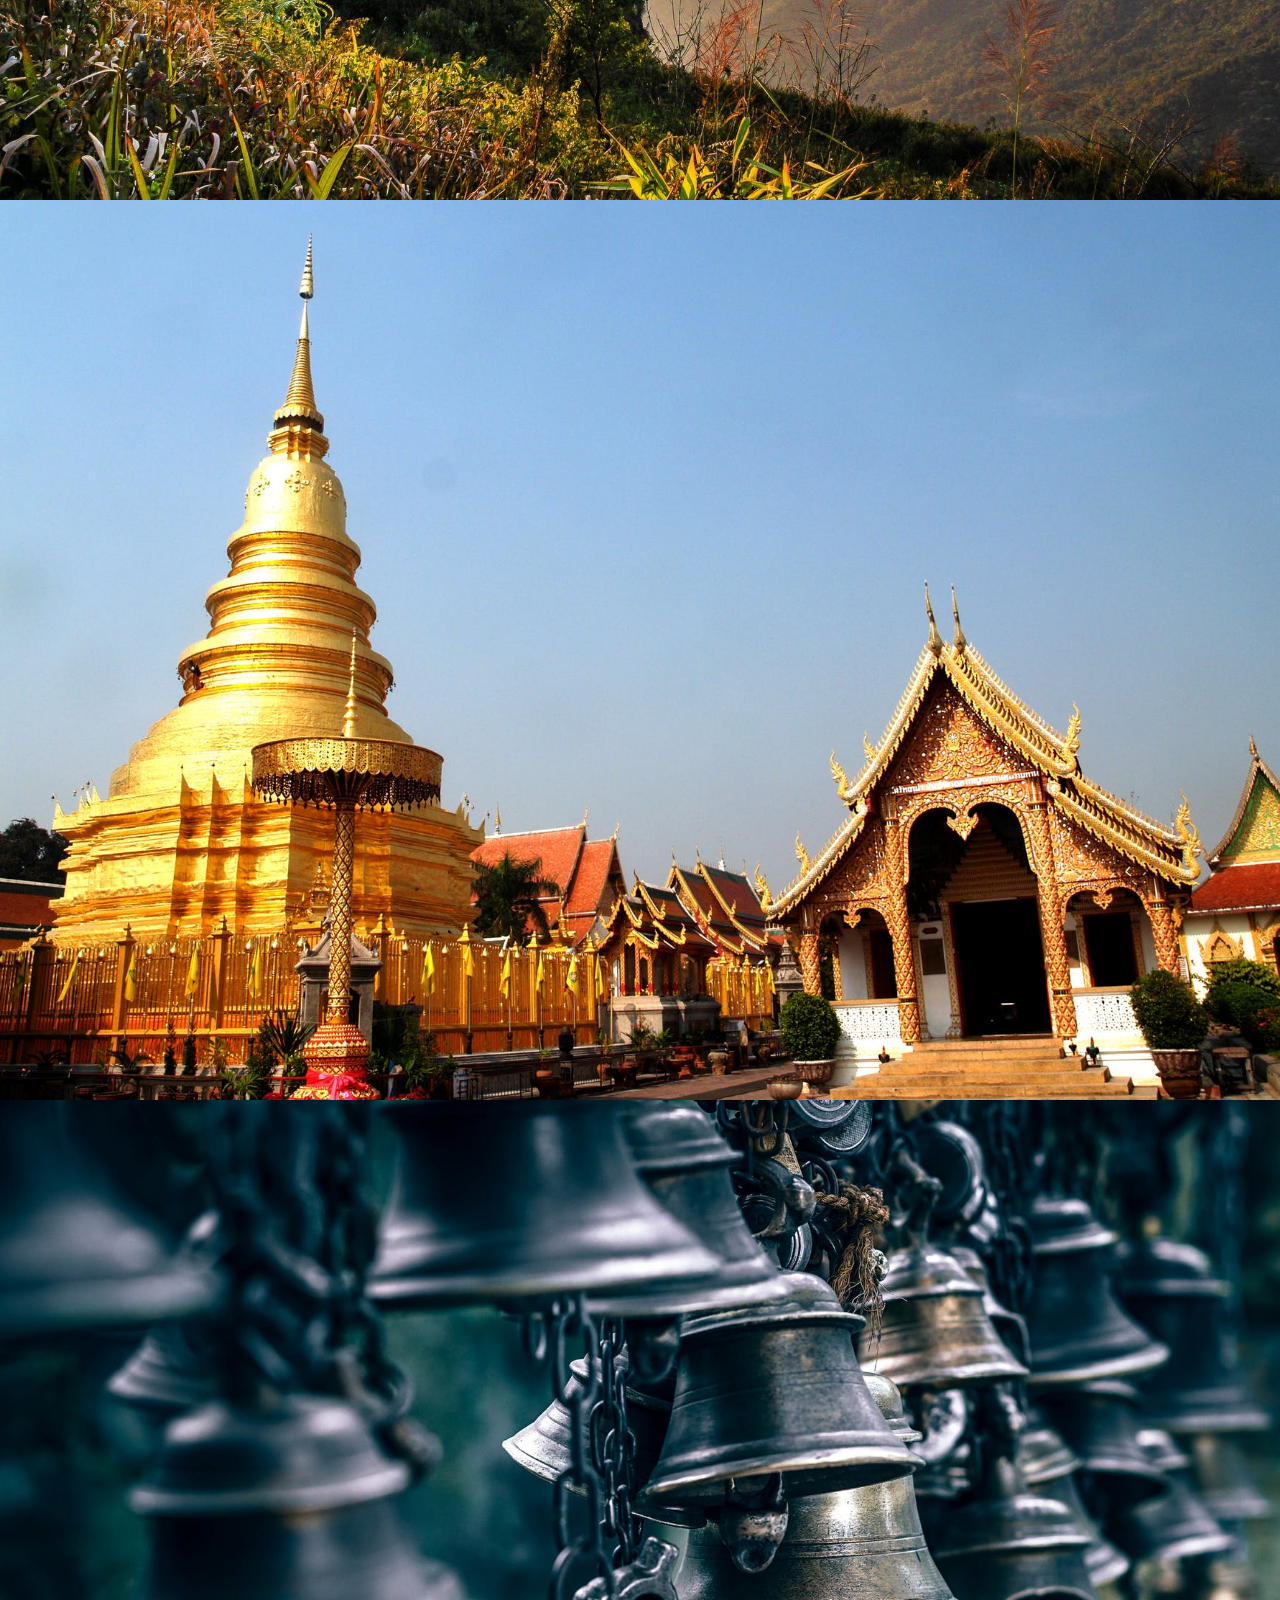
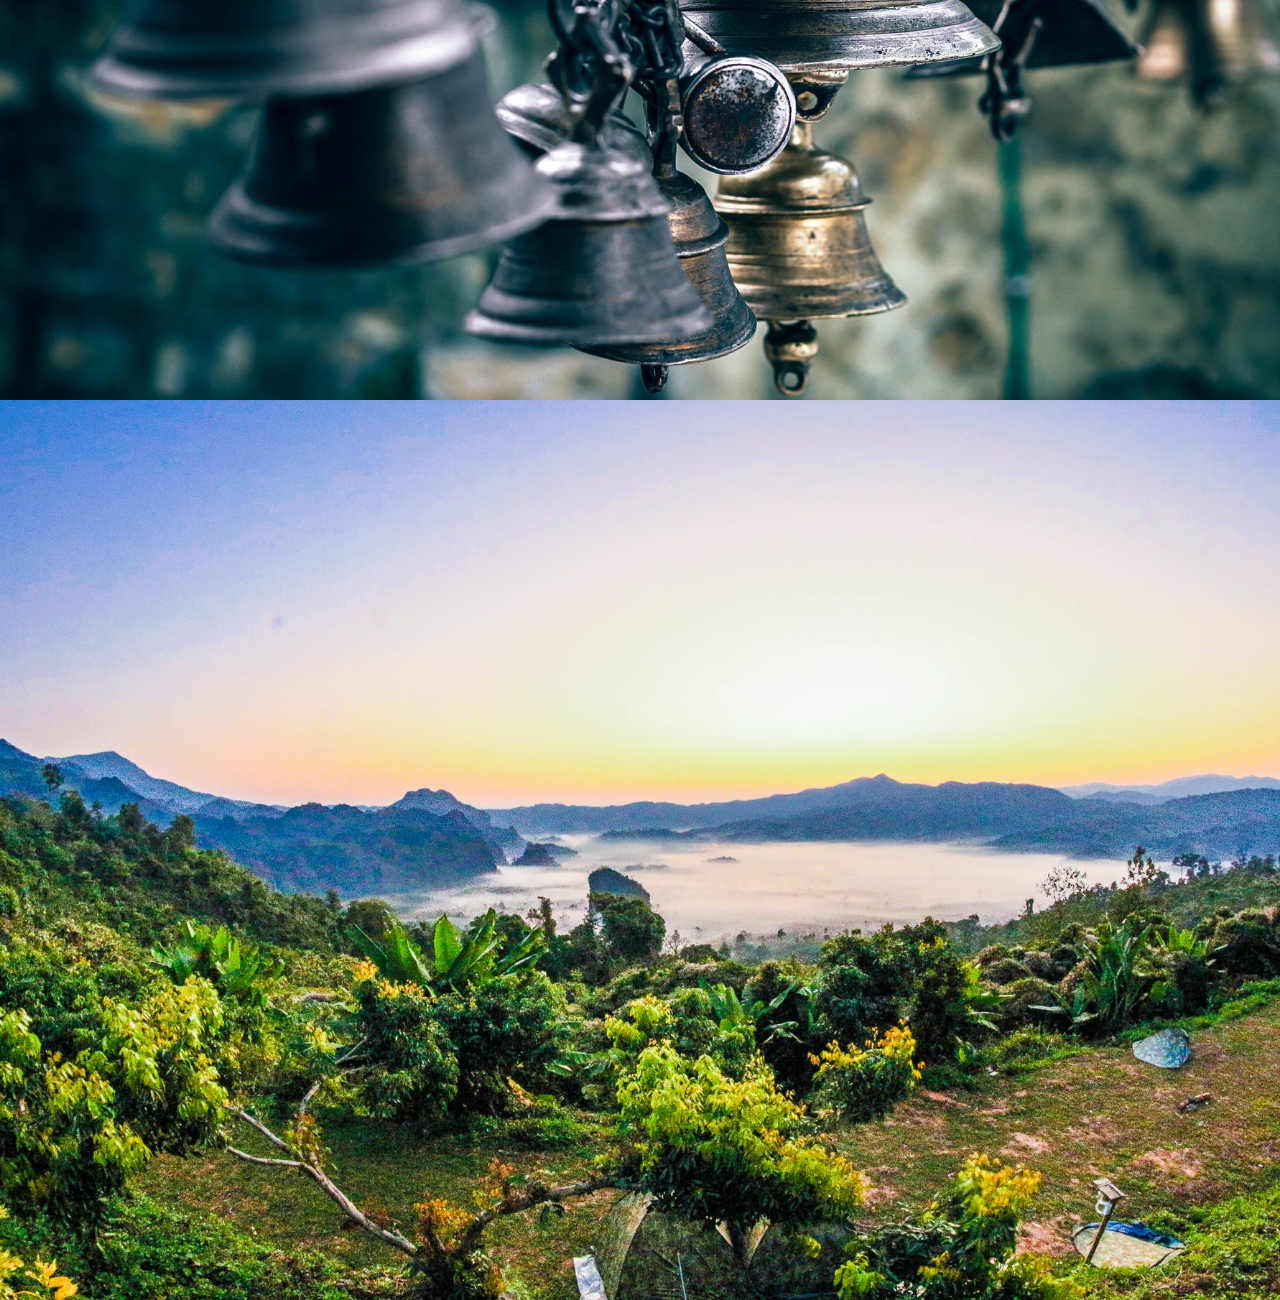
<file: html/thiland.html>
<!DOCTYPE html>
<html>
<head>
	<title>Thiland</title>
	<style>
		*{
			margin: 0px;
			padding: 0px;
		}
		.box1{
			height: 100vh;
			width: 100%;
			background-image: url('../image/AB.jpeg');
			background-size: cover;
			background-position: center;
		}
		.box2{
			height: 100vh;
			width: 100%;
			background-image: url('../image/BC.jpeg');
			background-size: cover;
			background-position: center;
		}
		.box3{
			height: 100vh;
			width: 100%;
			background-image: url('../image/CD.jpeg');
			background-size: cover;
			background-position: center;
		}
		.box4{
			height: 100vh;
			width: 100%;
			background-image: url('../image/DE.jpeg');
			background-size: cover;
			background-position: center;
		}
		.box5{
			height: 100vh;
			width: 100%;
			background-image: url('../image/EF.jpeg');
			background-size: cover;
			background-position: center;
		}
	</style>
</head>
<body>
	<div class="box1"></div>
	<div class="box2"></div>
	<div class="box3"></div>
	<div class="box4"></div>
	<div class="box5"></div>

</body>
</html>
</file>
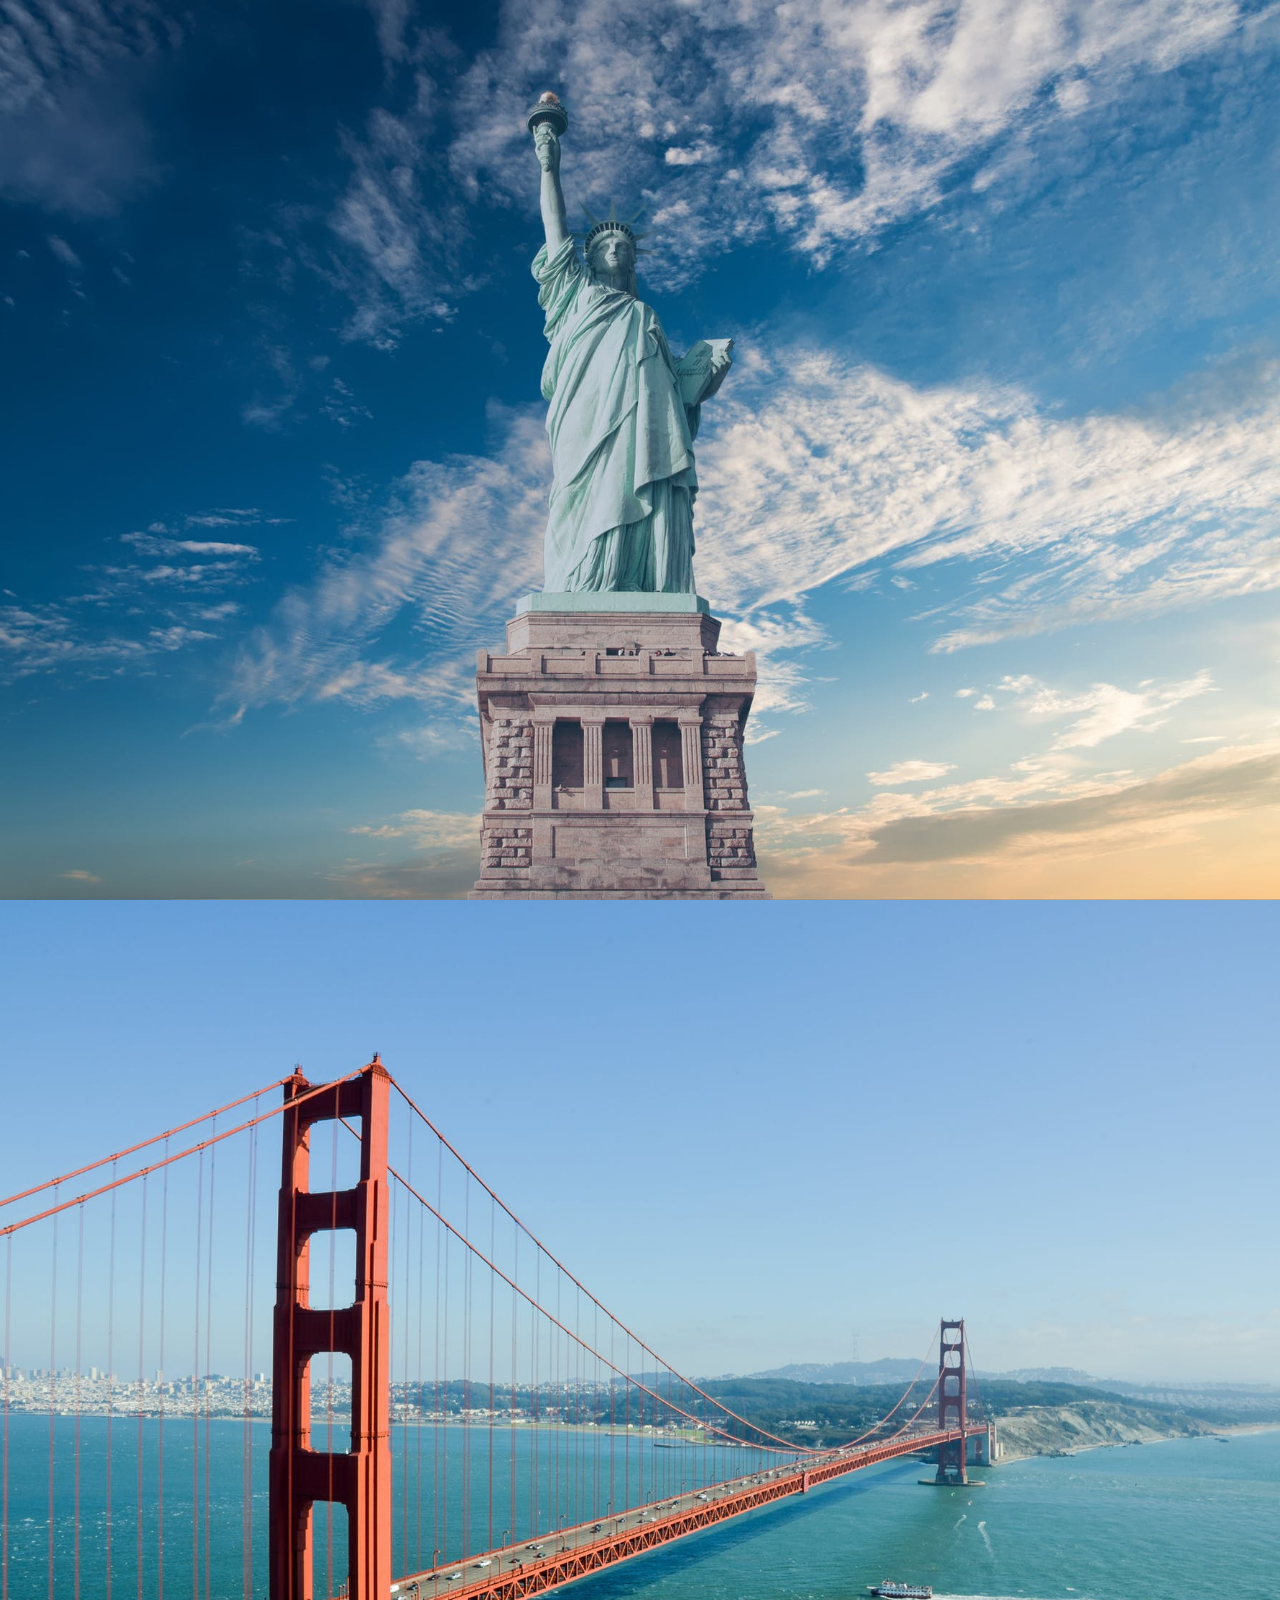
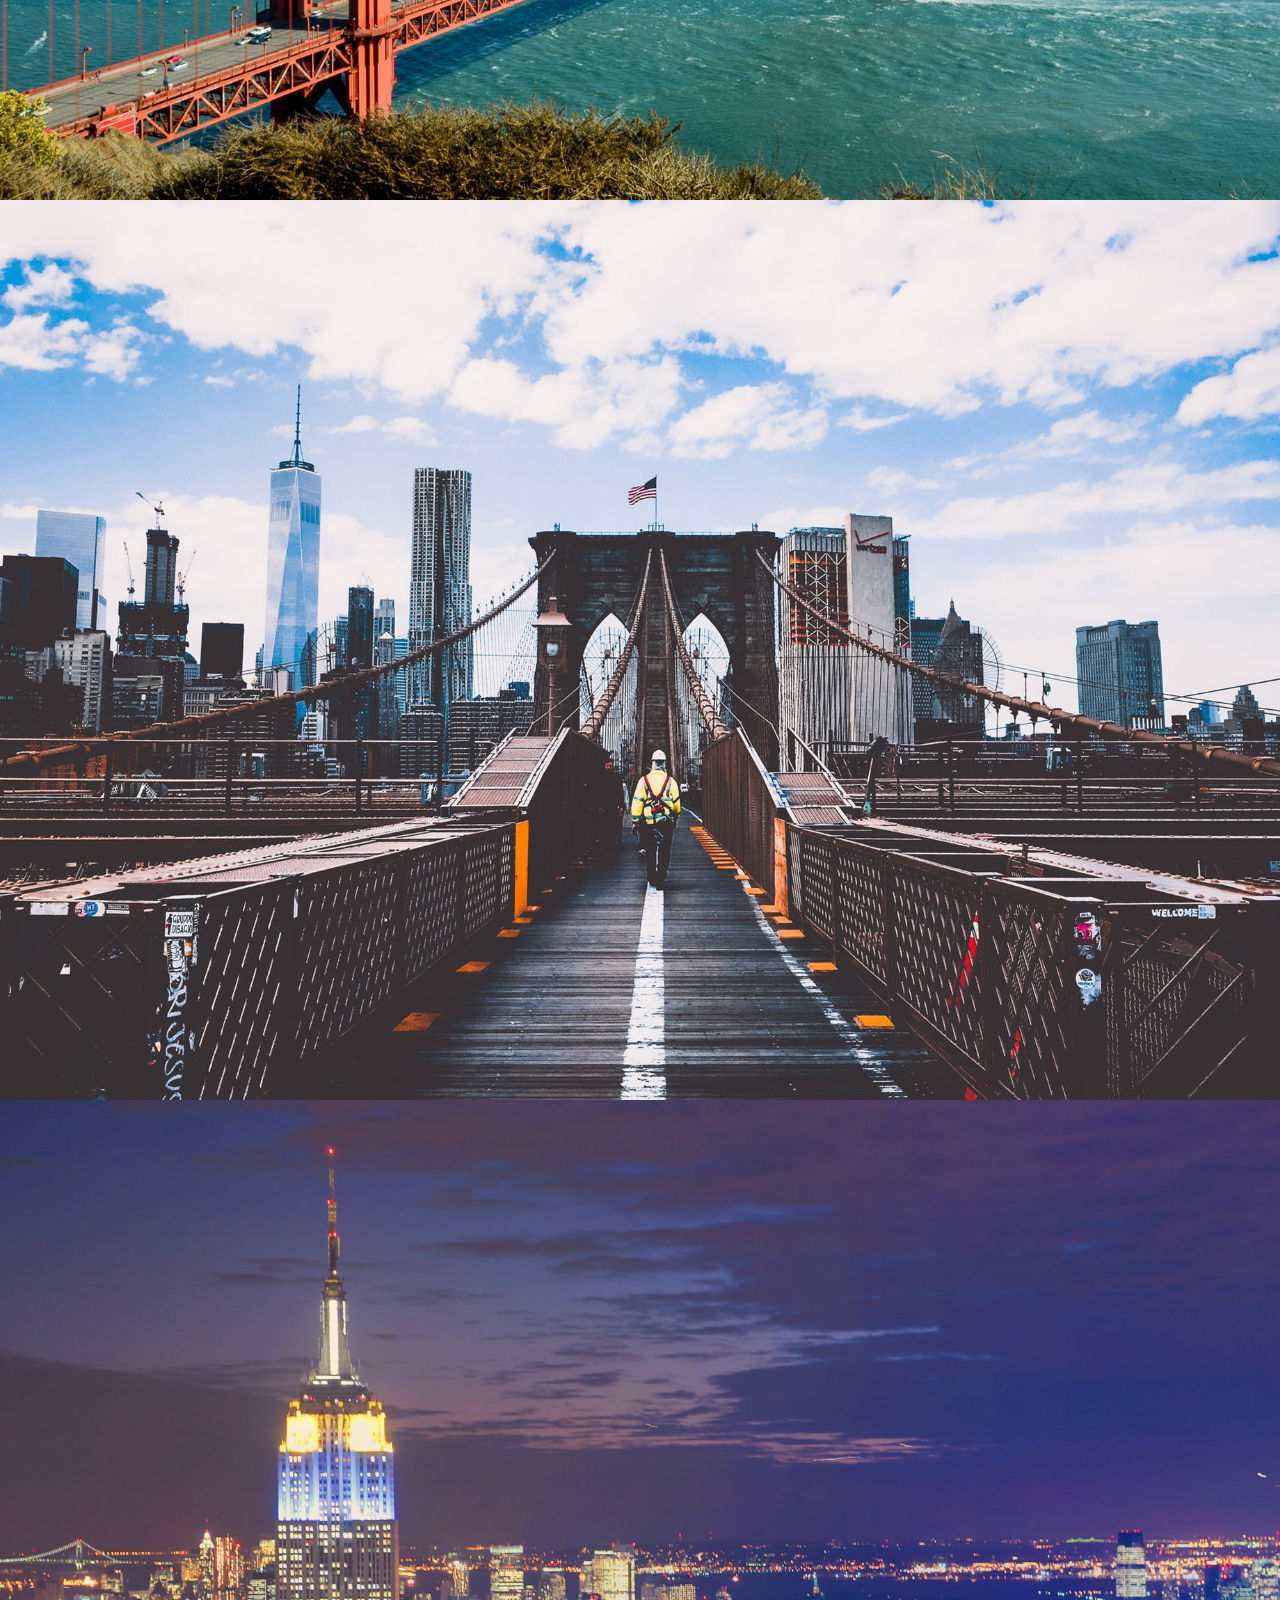
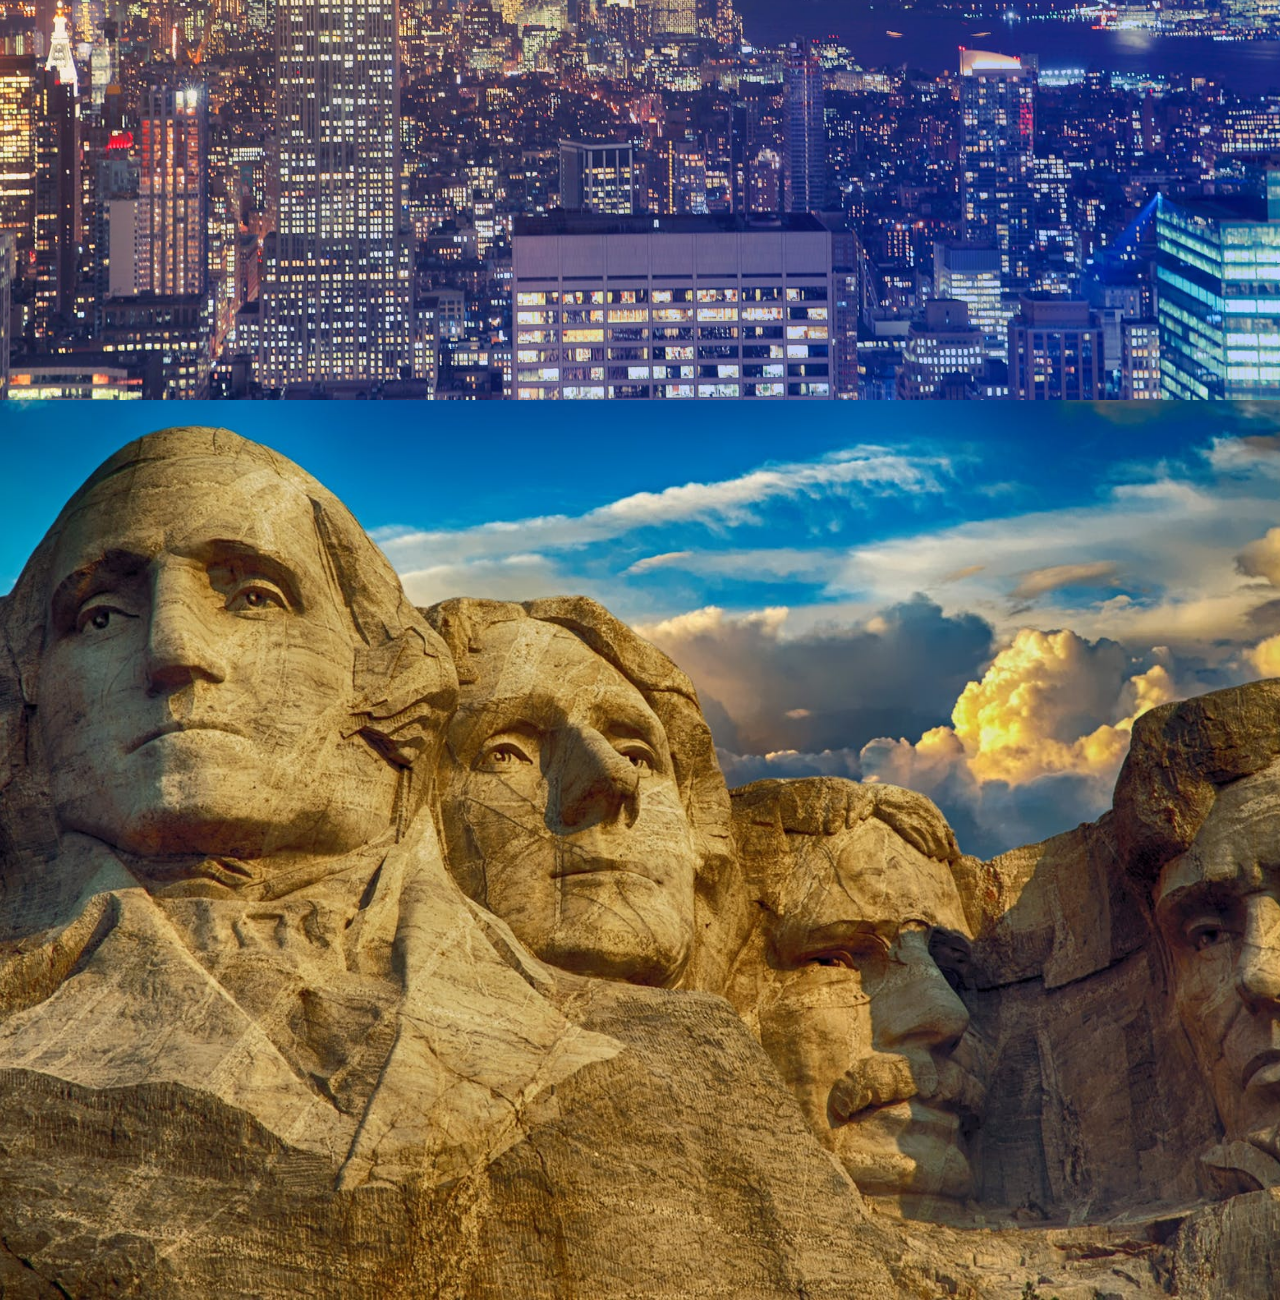
<file: html/usa.html>
<!DOCTYPE html>
<html>
<head>
	<title>USA</title>
	<style>
		*{
			margin: 0px;
			padding: 0px;
		}
		.box1{
			height: 100vh;
			width: 100%;
			background-image: url('../image/AA.jpeg');
			background-size: cover;
			background-position: center;
		}
		.box2{
			height: 100vh;
			width: 100%;
			background-image: url('../image/BB.jpeg');
			background-size: cover;
			background-position: center;
		}
		.box3{
			height: 100vh;
			width: 100%;
			background-image: url('../image/CC.jpeg');
			background-size: cover;
			background-position: center;
		}
		.box4{
			height: 100vh;
			width: 100%;
			background-image: url('../image/DD.jpeg');
			background-size: cover;
			background-position: center;
		}
		.box5{
			height: 100vh;
			width: 100%;
			background-image: url('../image/EE.jpeg');
			background-size: cover;
			background-position: center;
		}
	</style>
</head>
<body>
	<div class="box1"></div>
	<div class="box2"></div>
	<div class="box3"></div>
	<div class="box4"></div>
	<div class="box5"></div>

</body>
</html>
</file>
